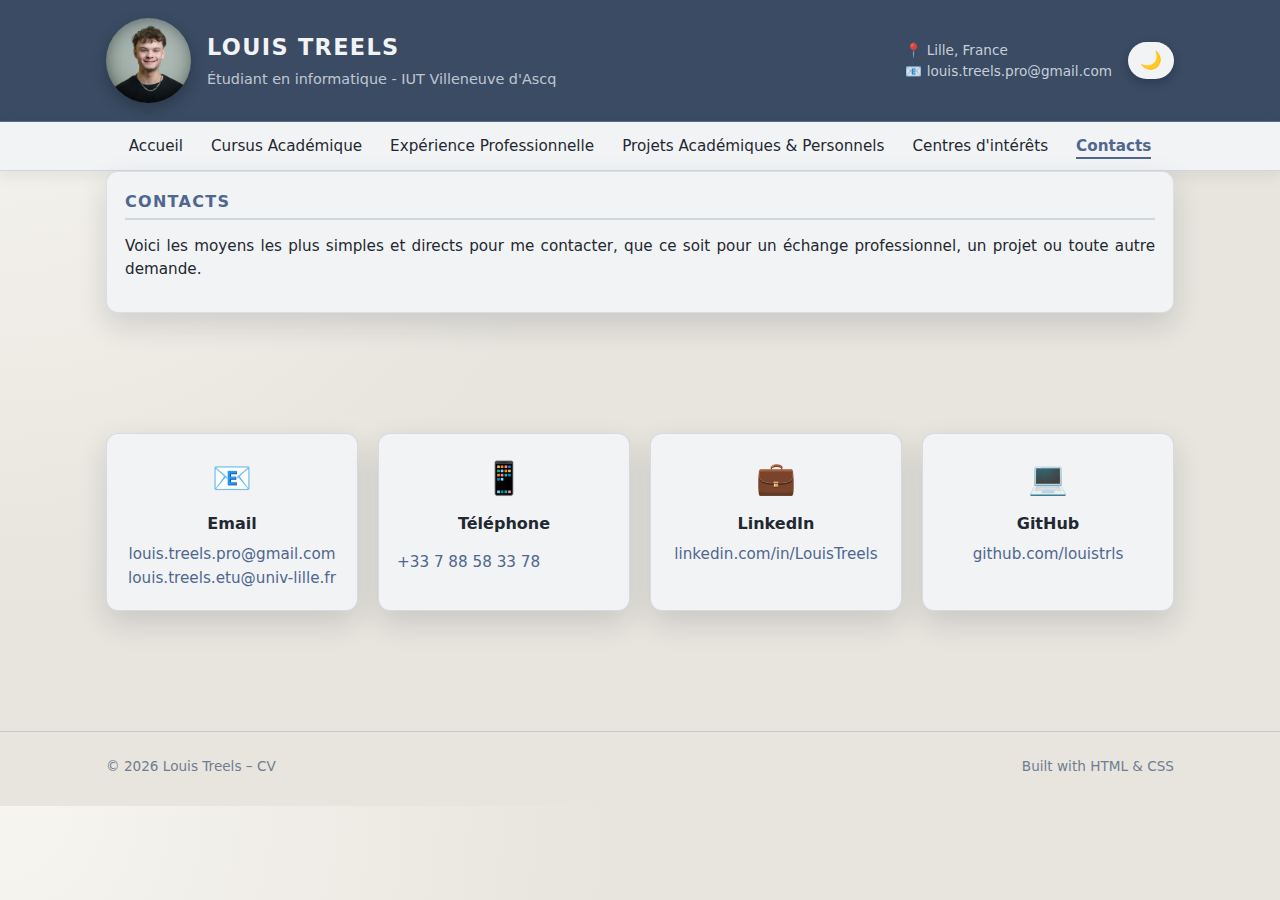
<file: contacts.html>
<!DOCTYPE html>
<html lang="fr">
<head>
    <meta charset="UTF-8">
    <title>Contacts – Louis Treels</title>
    <meta name="viewport" content="width=device-width, initial-scale=1">
    <link rel="stylesheet" href="style.css">

    <script>
        document.addEventListener("DOMContentLoaded", () => {
            const current = location.pathname.split("/").pop();
            document.querySelectorAll(".nav-list a").forEach(link => {
                if (link.getAttribute("href") === current) {
                    link.classList.add("active");
                }
            });
        });
    </script>
</head>
<body>

<!-- HEADER -->
<header class="site-header">
  <div class="header-inner container">
        <div class="profile-block">
            <div class="avatar">
                <img src="assets/img/portrait.jpg" alt="Louis Treels">
            </div>
            <div>
                <h1 class="name">Louis Treels</h1>
                <p class="tagline">Étudiant en informatique - IUT Villeneuve d'Ascq</p>
            </div>
        </div>

        <div class="header-actions">
            <div class="contact-mini">
                <span>📍 Lille, France</span>
                <span>📧 <a href="mailto:louis.treels.pro@gmail.com">louis.treels.pro@gmail.com</a></span>
            </div>
            <button id="theme-toggle" class="theme-toggle" aria-label="Toggle dark mode">
                🌙
            </button>
        </div>
  </div>
</header>

<!-- NAVIGATION -->
<nav class="site-nav">
    <div class="container nav-inner">
        <ul class="nav-list">
            <li><a href="index.html">Accueil</a></li>
            <li><a href="cursus.html">Cursus Académique</a></li>
            <li><a href="experience.html">Expérience Professionnelle</a></li>
            <li><a href="projets.html">Projets Académiques & Personnels</a></li>
            <li><a href="interets.html">Centres d'intérêts</a></li>
            <li><a href="contacts.html">Contacts</a></li>
        </ul>
    </div>
</nav>

<!-- CONTENU -->
<main class="container">

    <!-- Intro -->
    <section class="card">
        <h2>Contacts</h2>
        <p>Voici les moyens les plus simples et directs pour me contacter, que ce soit pour un échange professionnel, un projet ou toute autre demande.</p>
    </section>

    <!-- Grid de contacts -->
    <section class="contact-grid">

        <!-- Email -->
        <div class="contact-card">
            <div class="contact-icon">📧</div>
            <h4>Email</h4>
            <a class="contact-value" href="mailto:louis.treels.pro@gmail.com">louis.treels.pro@gmail.com</a>
            <a class="contact-value" href="mailto:louis.treels.etu@univ-lille.fr">louis.treels.etu@univ-lille.fr</a>
        </div>

        <!-- Téléphone -->
        <div class="contact-card">
            <div class="contact-icon">📱</div>
            <h4>Téléphone</h4>
            <p class="contact-value">+33 7 88 58 33 78</p>
        </div>

        <!-- LinkedIn -->
        <div class="contact-card">
            <div class="contact-icon">💼</div>
            <h4>LinkedIn</h4>
            <a class="contact-value" href="https://www.linkedin.com/in/louis-treels-351498348/" target="_blank">linkedin.com/in/LouisTreels</a>
        </div>

        <!-- GitHub -->
        <div class="contact-card">
            <div class="contact-icon">💻</div>
            <h4>GitHub</h4>
            <a class="contact-value" href="https://github.com/louistrls" target="_blank">github.com/louistrls</a>
        </div>

    </section>

</main>

<footer class="site-footer">
    <div class="container footer-inner">
        <p>© <span id="year"></span> Louis Treels – CV</p>
        <p>Built with HTML &amp; CSS</p>
    </div>
</footer>

<script>
    // Année automatique
    document.getElementById('year').textContent = new Date().getFullYear();

    // Toggle dark / light mode
    const toggle = document.getElementById('theme-toggle');
    const body = document.body;

    // garder le choix dans le localStorage
    const storedTheme = localStorage.getItem('theme');
    if (storedTheme === 'dark') {
        body.classList.add('dark');
        toggle.textContent = '☀️';
    }

    toggle.addEventListener('click', () => {
        body.classList.toggle('dark');
        const isDark = body.classList.contains('dark');
        toggle.textContent = isDark ? '☀️' : '🌙';
        localStorage.setItem('theme', isDark ? 'dark' : 'light');
    });
</script>
</body>
</html>
</file>
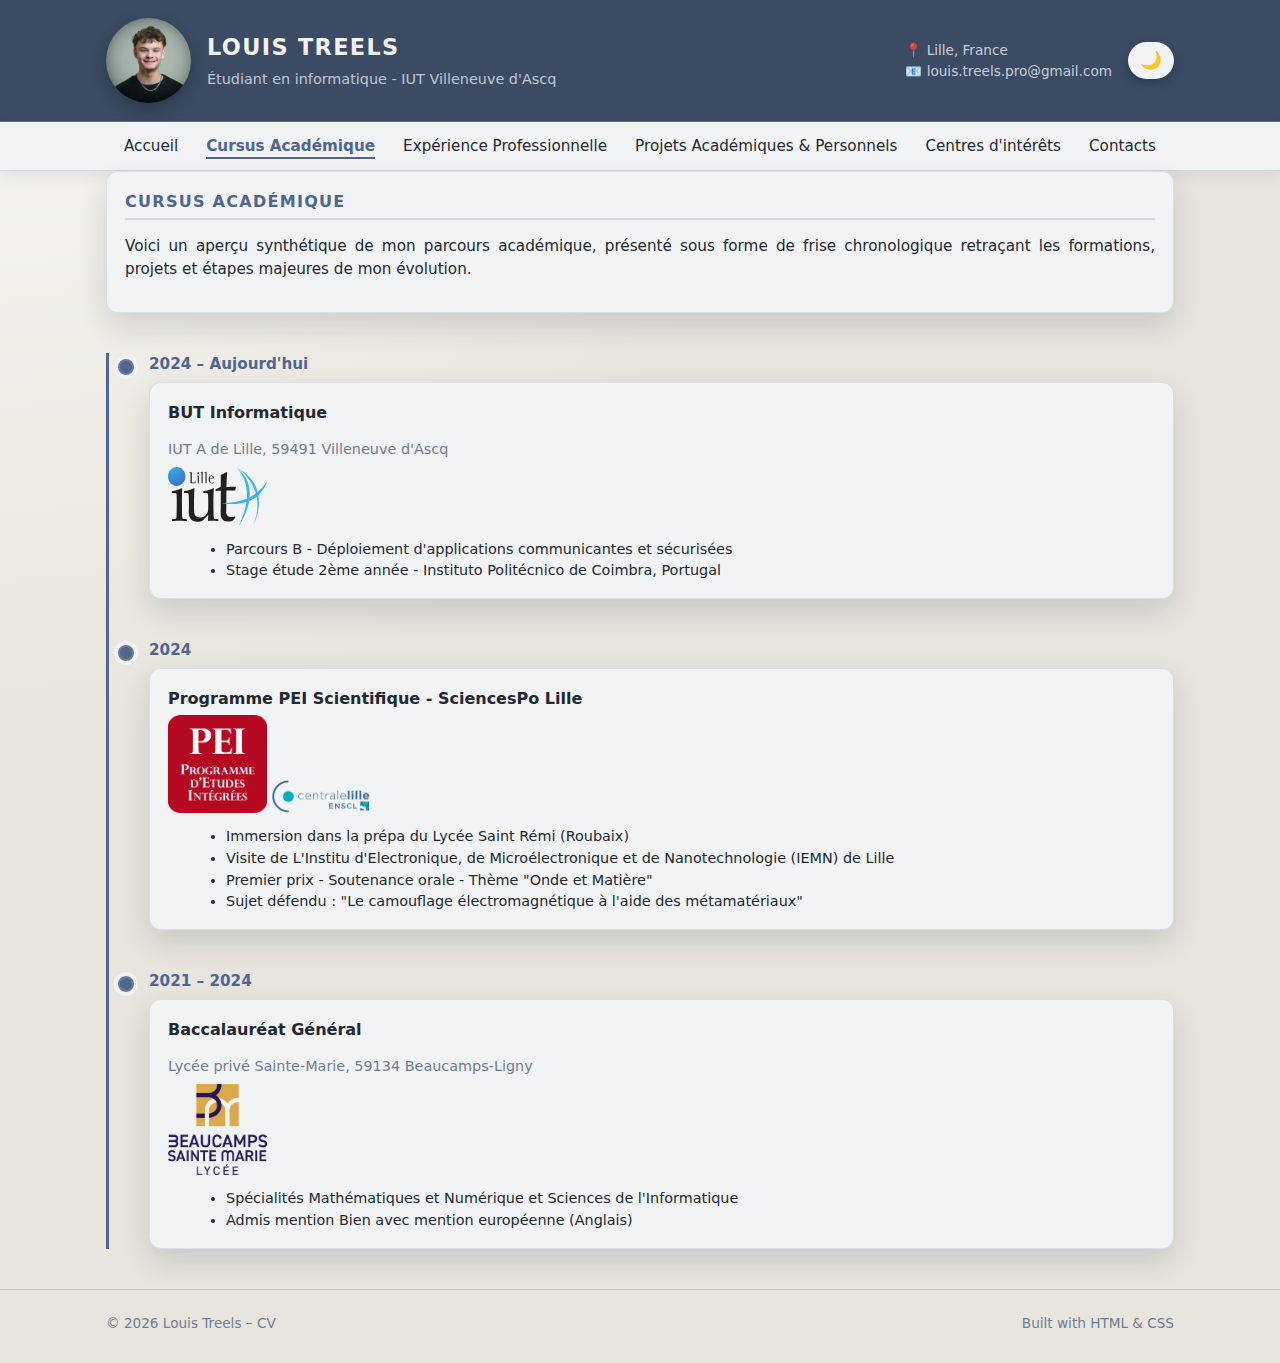
<file: cursus.html>
<!DOCTYPE html>
<html lang="fr">
<head>
    <meta charset="UTF-8">
    <title>Cursus Académique – Louis Treels</title>
    <meta name="viewport" content="width=device-width, initial-scale=1">
    <link rel="stylesheet" href="style.css">

    <!-- Mise en surbrillance automatique de l'onglet -->
    <script>
        document.addEventListener("DOMContentLoaded", () => {
            const current = location.pathname.split("/").pop();
            document.querySelectorAll(".nav-list a").forEach(link => {
                if (link.getAttribute("href") === current) {
                    link.classList.add("active");
                }
            });
        });
    </script>
</head>
<body>

<!-- HEADER -->
<header class="site-header">
  <div class="header-inner container">
        <div class="profile-block">
            <div class="avatar">
                <img src="assets/img/portrait.jpg" alt="Louis Treels">
            </div>
            <div>
                <h1 class="name">Louis Treels</h1>
                <p class="tagline">Étudiant en informatique - IUT Villeneuve d'Ascq</p>
            </div>
        </div>

        <div class="header-actions">
            <div class="contact-mini">
                <span>📍 Lille, France</span>
                <span>📧 <a href="mailto:louis.treels.pro@gmail.com">louis.treels.pro@gmail.com</a></span>
            </div>
            <button id="theme-toggle" class="theme-toggle" aria-label="Toggle dark mode">
                🌙
            </button>
        </div>
  </div>
</header>

<!-- NAVIGATION -->
<nav class="site-nav">
    <div class="container nav-inner">
        <ul class="nav-list">
            <li><a href="index.html">Accueil</a></li>
            <li><a href="cursus.html">Cursus Académique</a></li>
            <li><a href="experience.html">Expérience Professionnelle</a></li>
            <li><a href="projets.html">Projets Académiques & Personnels</a></li>
            <li><a href="interets.html">Centres d'intérêts</a></li>
            <li><a href="contacts.html">Contacts</a></li>
        </ul>
    </div>
</nav>

<!-- CONTENU -->
<main class="container">

    <section class="card">
        <h2>Cursus Académique</h2>
        <p>Voici un aperçu synthétique de mon parcours académique, présenté sous forme de frise chronologique retraçant les formations, projets et étapes majeures de mon évolution.</p>
    </section>

    <!-- FRISE CHRONOLOGIQUE -->
    <section class="timeline">

        <!-- ITEM 1 -->
        <div class="timeline-item">
            <div class="timeline-date">2024 – Aujourd'hui</div>
            <div class="timeline-content card">
                <h3>BUT Informatique</h3>
                <p class="timeline-location">IUT A de Lille, 59491 Villeneuve d'Ascq</p>
                <img class="logo-timeline" src="assets/img/logo-iut.svg" alt="logo iut A Lille"/>
                <ul>
                    <li>Parcours B - Déploiement d'applications communicantes et sécurisées</li>
                    <li>Stage étude 2ème année - Instituto Politécnico de Coimbra, Portugal</li>
                </ul>
            </div>
        </div>

        
        <!-- ITEM 2 -->
        <div class="timeline-item">
          <div class="timeline-date">2024</div>
          <div class="timeline-content card">
            <h3>Programme PEI Scientifique - SciencesPo Lille</h3>
            <img class="logo-timeline" src="assets/img/logo-pei.png" alt="logo PEI"/>
            <img class="logo-timeline" src="assets/img/log-enscl.png" alt="logo ENSCL"/>
            <ul>
                <li>Immersion dans la prépa du Lycée Saint Rémi (Roubaix)</li>
                <li>Visite de L'Institu d'Electronique, de Microélectronique et de Nanotechnologie (IEMN) de Lille</li>
                <li>Premier prix - Soutenance orale - Thème "Onde et Matière"</li>
                <li>Sujet défendu : "Le camouflage électromagnétique à l'aide des métamatériaux"</li>
            </ul>
          </div>
        </div>
        
        <!-- ITEM 3 -->
        <div class="timeline-item">
            <div class="timeline-date">2021 – 2024</div>
            <div class="timeline-content card">
                <h3>Baccalauréat Général</h3>
                <p class="timeline-location">Lycée privé Sainte-Marie, 59134 Beaucamps-Ligny</p>
                <img class="logo-timeline" src="assets/img/logo-smb.png" alt="logo SMB"/>
                <ul>
                    <li>Spécialités Mathématiques et Numérique et Sciences de l'Informatique</li>
                    <li>Admis mention Bien avec mention européenne (Anglais)</li>
                </ul>
            </div>
        </div>

    </section>

</main>

<footer class="site-footer">
    <div class="container footer-inner">
        <p>© <span id="year"></span> Louis Treels – CV</p>
        <p>Built with HTML &amp; CSS</p>
    </div>
</footer>

<script>
    // Année automatique
    document.getElementById('year').textContent = new Date().getFullYear();

    // Toggle dark / light mode
    const toggle = document.getElementById('theme-toggle');
    const body = document.body;

    // garder le choix dans le localStorage
    const storedTheme = localStorage.getItem('theme');
    if (storedTheme === 'dark') {
        body.classList.add('dark');
        toggle.textContent = '☀️';
    }

    toggle.addEventListener('click', () => {
        body.classList.toggle('dark');
        const isDark = body.classList.contains('dark');
        toggle.textContent = isDark ? '☀️' : '🌙';
        localStorage.setItem('theme', isDark ? 'dark' : 'light');
    });
</script>
</body>
</html>
</file>
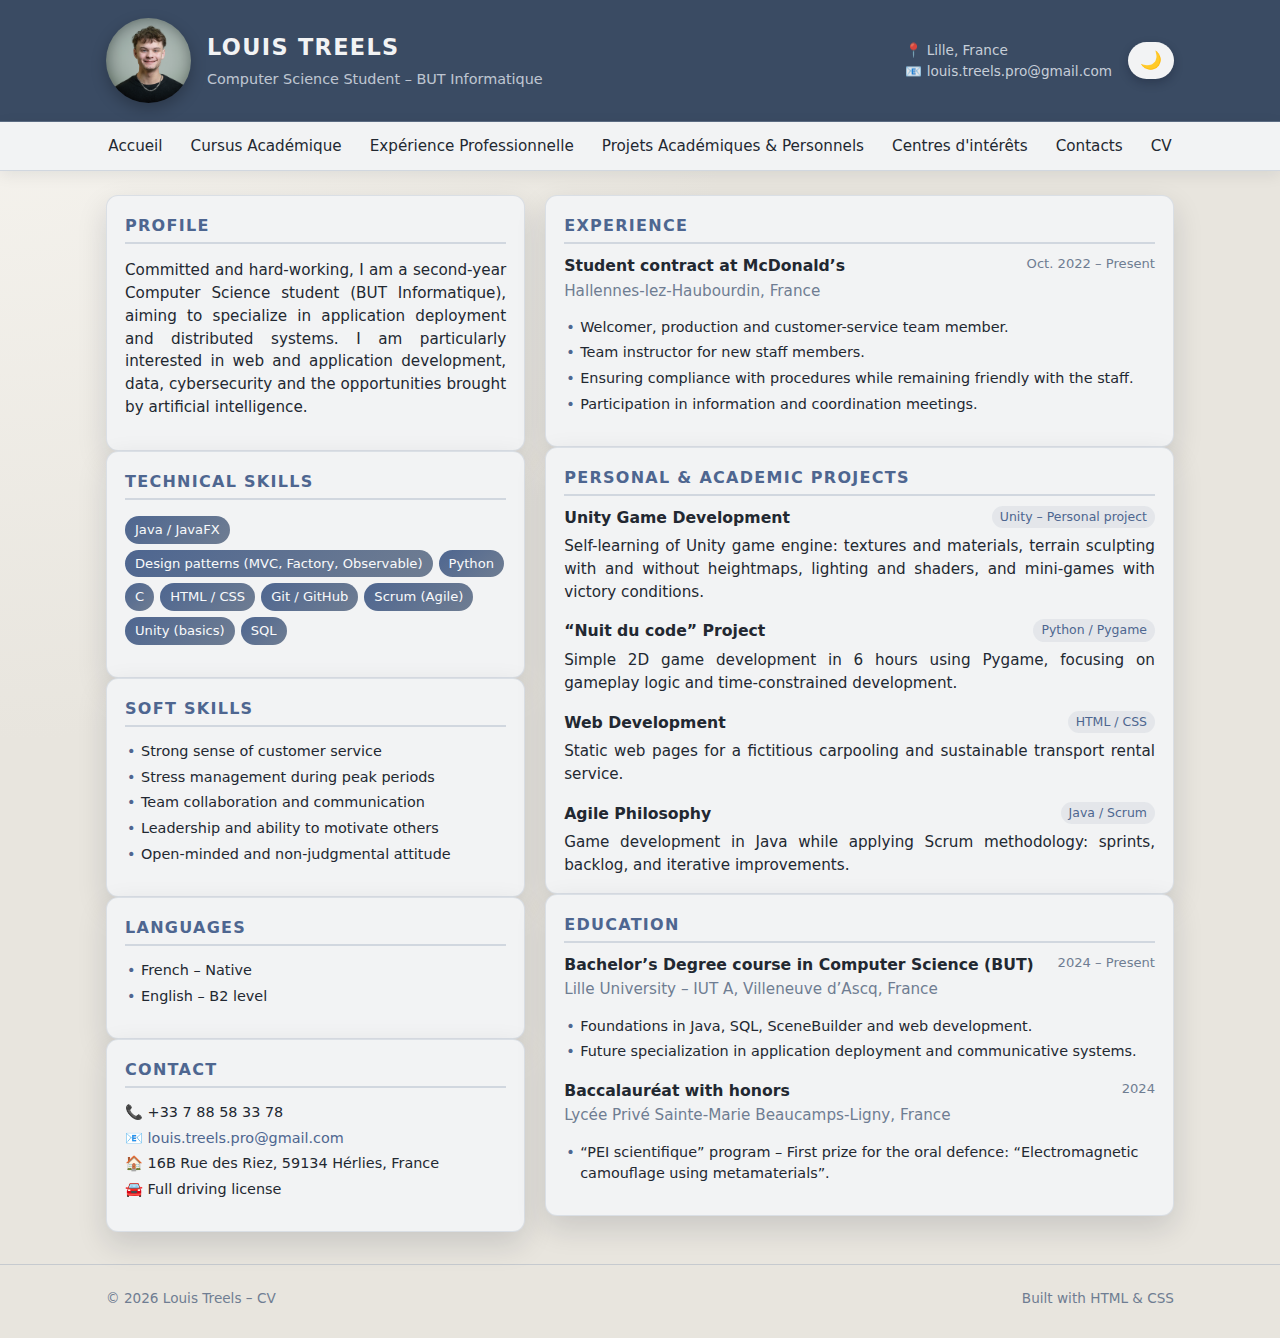
<file: cv.html>
<!DOCTYPE html>
<html lang="en">
<head>
    <meta charset="UTF-8">
    <title>Louis Treels - CV</title>
    <meta name="viewport" content="width=device-width, initial-scale=1">
    <link rel="stylesheet" href="style.css">
</head>
<body>
<header class="site-header">
    <div class="header-inner container">
        <div class="profile-block">
            <div class="avatar">
                <img src="assets/img/portrait.jpg" alt="Louis Treels">
            </div>
            <div>
                <h1 class="name">Louis Treels</h1>
                <p class="tagline">Computer Science Student – BUT Informatique</p>
            </div>
        </div>

        <div class="header-actions">
            <div class="contact-mini">
                <span>📍 Lille, France</span>
                <span>📧 <a href="mailto:louis.treels.pro@gmail.com">louis.treels.pro@gmail.com</a></span>
            </div>
            <button id="theme-toggle" class="theme-toggle" aria-label="Toggle dark mode">
                🌙
            </button>
        </div>
    </div>
</header>

<nav class="site-nav">
    <div class="container nav-inner">
        <ul class="nav-list">
            <li><a href="index.html">Accueil</a></li>
            <li><a href="cursus.html">Cursus Académique</a></li>
            <li><a href="experience.html">Expérience Professionnelle</a></li>
            <li><a href="projets.html">Projets Académiques & Personnels</a></li>
            <li><a href="interets.html">Centres d'intérêts</a></li>
            <li><a href="contacts.html">Contacts</a></li>
            <li><a href="cv.html">CV</a></li>
        </ul>
    </div>
</nav>


<main class="container layout">
    <!-- Colonne gauche -->
    <section class="column-left">
        <section class="card">
            <h2>Profile</h2>
            <p>
                Committed and hard-working, I am a second-year Computer Science student (BUT Informatique),
                aiming to specialize in application deployment and distributed systems. I am particularly
                interested in web and application development, data, cybersecurity and the opportunities
                brought by artificial intelligence.
            </p>
        </section>

        <section class="card">
            <h2>Technical Skills</h2>
            <ul class="tag-list">
                <li>Java / JavaFX</li>
                <li>Design patterns (MVC, Factory, Observable)</li>
                <li>Python</li>
                <li>C</li>
                <li>HTML / CSS</li>
                <li>Git / GitHub</li>
                <li>Scrum (Agile)</li>
                <li>Unity (basics)</li>
                <li>SQL</li>
            </ul>
        </section>

        <section class="card">
            <h2>Soft Skills</h2>
            <ul class="bullet-list">
                <li>Strong sense of customer service</li>
                <li>Stress management during peak periods</li>
                <li>Team collaboration and communication</li>
                <li>Leadership and ability to motivate others</li>
                <li>Open-minded and non-judgmental attitude</li>
            </ul>
        </section>

        <section class="card">
            <h2>Languages</h2>
            <ul class="bullet-list">
                <li>French – Native</li>
                <li>English – B2 level</li>
            </ul>
        </section>

        <section class="card">
            <h2>Contact</h2>
            <ul class="contact-list">
                <li>📞 +33 7 88 58 33 78</li>
                <li>📧 <a href="mailto:louis.treels.pro@gmail.com">louis.treels.pro@gmail.com</a></li>
                <li>🏠 16B Rue des Riez, 59134 Hérlies, France</li>
                <li>🚘 Full driving license</li>
            </ul>
        </section>
    </section>

    <!-- Colonne droite -->
    <section class="column-right">
        <section class="card">
            <h2>Experience</h2>
            <article class="item">
                <header class="item-header">
                    <div>
                        <h3>Student contract at McDonald’s</h3>
                        <p class="item-subtitle">Hallennes-lez-Haubourdin, France</p>
                    </div>
                    <span class="item-date">Oct. 2022 – Present</span>
                </header>
                <ul class="bullet-list">
                    <li>Welcomer, production and customer-service team member.</li>
                    <li>Team instructor for new staff members.</li>
                    <li>Ensuring compliance with procedures while remaining friendly with the staff.</li>
                    <li>Participation in information and coordination meetings.</li>
                </ul>
            </article>
        </section>

        <section class="card">
            <h2>Personal & Academic Projects</h2>

            <article class="item">
                <header class="item-header">
                    <h3>Unity Game Development</h3>
                    <span class="item-tag">Unity – Personal project</span>
                </header>
                <p class="item-description">
                    Self-learning of Unity game engine: textures and materials, terrain sculpting with and without heightmaps,
                    lighting and shaders, and mini-games with victory conditions.
                </p>
            </article>

            <article class="item">
                <header class="item-header">
                    <h3>“Nuit du code” Project</h3>
                    <span class="item-tag">Python / Pygame</span>
                </header>
                <p class="item-description">
                    Simple 2D game development in 6 hours using Pygame, focusing on gameplay logic and time-constrained development.
                </p>
            </article>

            <article class="item">
                <header class="item-header">
                    <h3>Web Development</h3>
                    <span class="item-tag">HTML / CSS</span>
                </header>
                <p class="item-description">
                    Static web pages for a fictitious carpooling and sustainable transport rental service.
                </p>
            </article>

            <article class="item">
                <header class="item-header">
                    <h3>Agile Philosophy</h3>
                    <span class="item-tag">Java / Scrum</span>
                </header>
                <p class="item-description">
                    Game development in Java while applying Scrum methodology: sprints, backlog, and iterative improvements.
                </p>
            </article>
        </section>

        <section class="card">
            <h2>Education</h2>

            <article class="item">
                <header class="item-header">
                    <div>
                        <h3>Bachelor’s Degree course in Computer Science (BUT)</h3>
                        <p class="item-subtitle">
                            Lille University – IUT A, Villeneuve d’Ascq, France
                        </p>
                    </div>
                    <span class="item-date">2024 – Present</span>
                </header>
                <ul class="bullet-list">
                    <li>Foundations in Java, SQL, SceneBuilder and web development.</li>
                    <li>Future specialization in application deployment and communicative systems.</li>
                </ul>
            </article>

            <article class="item">
                <header class="item-header">
                    <div>
                        <h3>Baccalauréat with honors</h3>
                        <p class="item-subtitle">
                            Lycée Privé Sainte-Marie Beaucamps-Ligny, France
                        </p>
                    </div>
                    <span class="item-date">2024</span>
                </header>
                <ul class="bullet-list">
                    <li>“PEI scientifique” program – First prize for the oral defence:
                        “Electromagnetic camouflage using metamaterials”.</li>
                </ul>
            </article>
        </section>
    </section>
</main>

<footer class="site-footer">
    <div class="container footer-inner">
        <p>© <span id="year"></span> Louis Treels – CV</p>
        <p>Built with HTML &amp; CSS</p>
    </div>
</footer>

<script>
    // Année automatique
    document.getElementById('year').textContent = new Date().getFullYear();

    // Toggle dark / light mode
    const toggle = document.getElementById('theme-toggle');
    const body = document.body;

    // garder le choix dans le localStorage
    const storedTheme = localStorage.getItem('theme');
    if (storedTheme === 'dark') {
        body.classList.add('dark');
        toggle.textContent = '☀️';
    }

    toggle.addEventListener('click', () => {
        body.classList.toggle('dark');
        const isDark = body.classList.contains('dark');
        toggle.textContent = isDark ? '☀️' : '🌙';
        localStorage.setItem('theme', isDark ? 'dark' : 'light');
    });
</script>
</body>
</html>
</file>
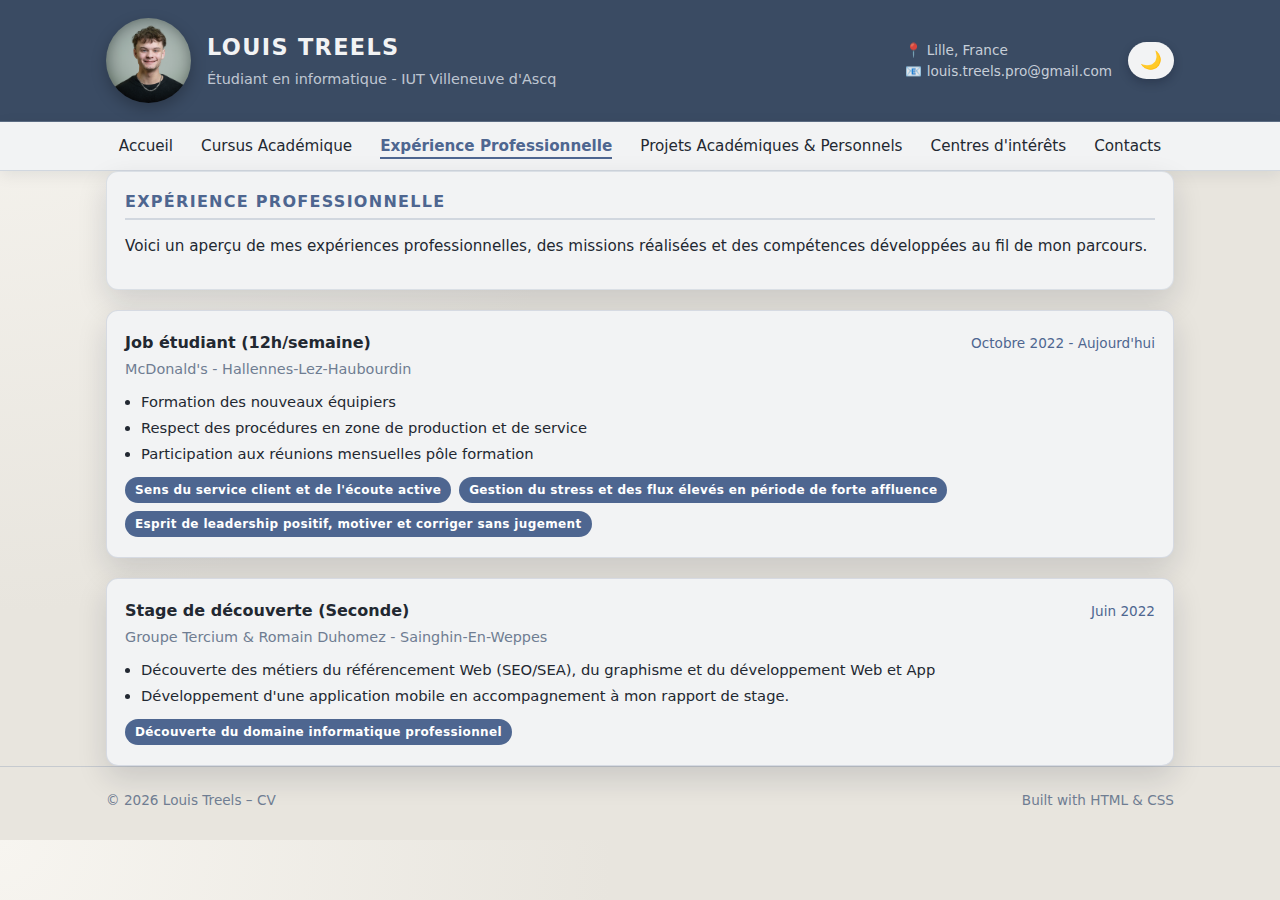
<file: experience.html>
<!DOCTYPE html>
<html lang="fr">
<head>
    <meta charset="UTF-8">
    <title>Expérience Professionnelle – Louis Treels</title>
    <meta name="viewport" content="width=device-width, initial-scale=1">
    <link rel="stylesheet" href="style.css">

    <script>
        document.addEventListener("DOMContentLoaded", () => {
            const current = location.pathname.split("/").pop();
            document.querySelectorAll(".nav-list a").forEach(link => {
                if (link.getAttribute("href") === current) {
                    link.classList.add("active");
                }
            });
        });
    </script>
</head>
<body>

<!-- HEADER -->
<header class="site-header">
  <div class="header-inner container">
        <div class="profile-block">
            <div class="avatar">
                <img src="assets/img/portrait.jpg" alt="Louis Treels">
            </div>
            <div>
                <h1 class="name">Louis Treels</h1>
                <p class="tagline">Étudiant en informatique - IUT Villeneuve d'Ascq</p>
            </div>
        </div>

        <div class="header-actions">
            <div class="contact-mini">
                <span>📍 Lille, France</span>
                <span>📧 <a href="mailto:louis.treels.pro@gmail.com">louis.treels.pro@gmail.com</a></span>
            </div>
            <button id="theme-toggle" class="theme-toggle" aria-label="Toggle dark mode">
                🌙
            </button>
        </div>
  </div>
</header>

<!-- NAVIGATION -->
<nav class="site-nav">
    <div class="container nav-inner">
        <ul class="nav-list">
            <li><a href="index.html">Accueil</a></li>
            <li><a href="cursus.html">Cursus Académique</a></li>
            <li><a href="experience.html">Expérience Professionnelle</a></li>
            <li><a href="projets.html">Projets Académiques & Personnels</a></li>
            <li><a href="interets.html">Centres d'intérêts</a></li>
            <li><a href="contacts.html">Contacts</a></li>
        </ul>
    </div>
</nav>

<!-- CONTENU -->
<main class="container">

    <!-- INTRO -->
    <section class="card">
        <h2>Expérience Professionnelle</h2>
        <p>Voici un aperçu de mes expériences professionnelles, des missions réalisées et des compétences développées au fil de mon parcours.</p>
    </section>

    <!-- EXPERIENCE LIST -->
    <section class="experience-list">

        <!-- EXPERIENCE 1 -->
        <div class="experience-card">
            <div class="experience-header">
                <h3>Job étudiant (12h/semaine)</h3>
                <span class="experience-date">Octobre 2022 - Aujourd'hui</span>
            </div>
            <p class="experience-company">McDonald's - Hallennes-Lez-Haubourdin</p>

            <ul class="experience-details">
                <li>Formation des nouveaux équipiers</li>
                <li>Respect des procédures en zone de production et de service</li>
                <li>Participation aux réunions mensuelles pôle formation</li>
            </ul>

            <div class="experience-skills">
                <span class="skill-tag">Sens du service client et de l'écoute active</span>
                <span class="skill-tag">Gestion du stress et des flux élevés en période de forte affluence</span>
                <span class="skill-tag">Esprit de leadership positif, motiver et corriger sans jugement</span>
            </div>
        </div>

        <!-- EXPERIENCE 2 -->
        <div class="experience-card">
            <div class="experience-header">
                <h3>Stage de découverte (Seconde)</h3>
                <span class="experience-date">Juin 2022</span>
            </div>
            <p class="experience-company">Groupe Tercium & Romain Duhomez - Sainghin-En-Weppes</p>

            <ul class="experience-details">
                <li>Découverte des métiers du référencement Web (SEO/SEA), du graphisme et du développement Web et App</li>
                <li>Développement d'une application mobile en accompagnement à mon rapport de stage.</li>
            </ul>

            <div class="experience-skills">
                <span class="skill-tag">Découverte du domaine informatique professionnel</span>
            </div>
        </div>

    </section>

</main>

<footer class="site-footer">
    <div class="container footer-inner">
        <p>© <span id="year"></span> Louis Treels – CV</p>
        <p>Built with HTML &amp; CSS</p>
    </div>
</footer>

<script>
    // Année automatique
    document.getElementById('year').textContent = new Date().getFullYear();

    // Toggle dark / light mode
    const toggle = document.getElementById('theme-toggle');
    const body = document.body;

    // garder le choix dans le localStorage
    const storedTheme = localStorage.getItem('theme');
    if (storedTheme === 'dark') {
        body.classList.add('dark');
        toggle.textContent = '☀️';
    }

    toggle.addEventListener('click', () => {
        body.classList.toggle('dark');
        const isDark = body.classList.contains('dark');
        toggle.textContent = isDark ? '☀️' : '🌙';
        localStorage.setItem('theme', isDark ? 'dark' : 'light');
    });
</script>
</body>
</html>
</file>
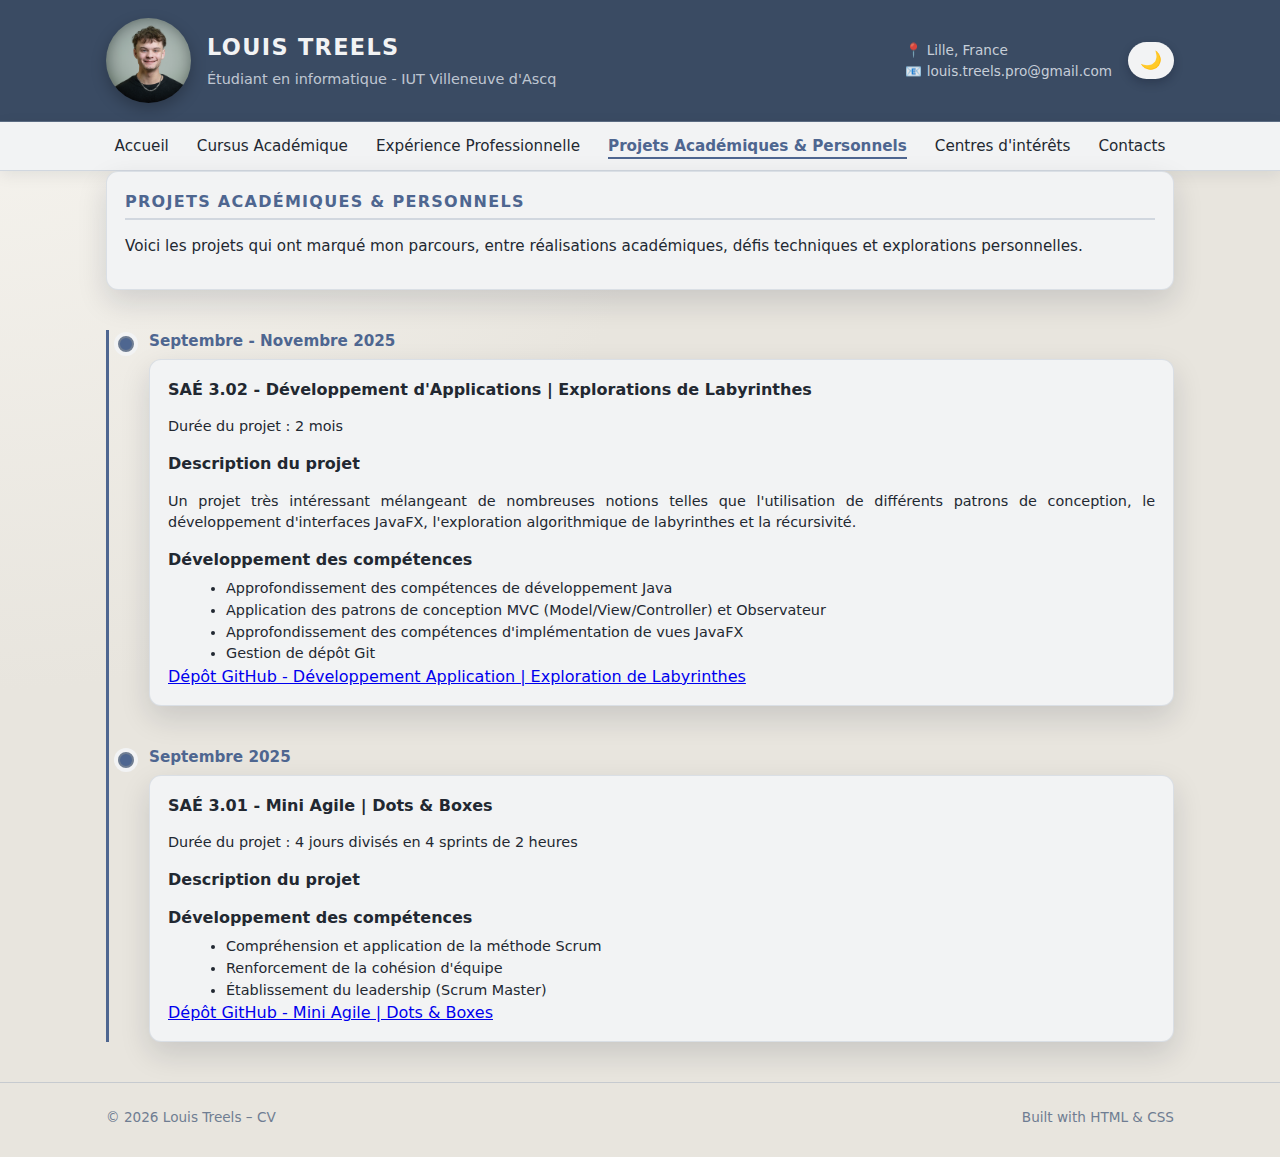
<file: projets.html>
<!DOCTYPE html>
<html lang="fr">
<head>
    <meta charset="UTF-8">
    <title>Projets – Louis Treels</title>
    <meta name="viewport" content="width=device-width, initial-scale=1">
    <link rel="stylesheet" href="style.css">

    <script>
        document.addEventListener("DOMContentLoaded", () => {
            const current = location.pathname.split("/").pop();
            document.querySelectorAll(".nav-list a").forEach(link => {
                if (link.getAttribute("href") === current) {
                    link.classList.add("active");
                }
            });
        });
    </script>
</head>
<body>

<!-- HEADER -->
<header class="site-header">
    <div class="header-inner container">
        <div class="profile-block">
            <div class="avatar">
                <img src="assets/img/portrait.jpg" alt="Louis Treels">
            </div>
            <div>
                <h1 class="name">Louis Treels</h1>
                <p class="tagline">Étudiant en informatique - IUT Villeneuve d'Ascq</p>
            </div>
        </div>

        <div class="header-actions">
            <div class="contact-mini">
                <span>📍 Lille, France</span>
                <span>📧 <a href="mailto:louis.treels.pro@gmail.com">louis.treels.pro@gmail.com</a></span>
            </div>
            <button id="theme-toggle" class="theme-toggle" aria-label="Toggle dark mode">
                🌙
            </button>
        </div>
    </div>
</header>

<!-- NAVIGATION -->
<nav class="site-nav">
    <div class="container nav-inner">
        <ul class="nav-list">
            <li><a href="index.html">Accueil</a></li>
            <li><a href="cursus.html">Cursus Académique</a></li>
            <li><a href="experience.html">Expérience Professionnelle</a></li>
            <li><a href="projets.html">Projets Académiques & Personnels</a></li>
            <li><a href="interets.html">Centres d'intérêts</a></li>
            <li><a href="contacts.html">Contacts</a></li>
        </ul>
    </div>
</nav>

<!-- CONTENU -->
<main class="container">

    <!-- Intro -->
    <section class="card">
        <h2>Projets Académiques & Personnels</h2>
        <p>Voici les projets qui ont marqué mon parcours, entre réalisations académiques, défis techniques et explorations personnelles.</p>
    </section>

    <!-- FRISE CHRONOLOGIQUE -->
    <section class="timeline">

        <div class="timeline-item">
          <div class="timeline-date">Septembre - Novembre 2025</div>
          <div class="timeline-content card">
            <h3>SAÉ 3.02 - Développement d'Applications | Explorations de Labyrinthes</h3>
            <p class="duration">Durée du projet : 2 mois</p>
            <h3>Description du projet</h3>
            <p>
                Un projet très intéressant mélangeant de nombreuses notions telles que l'utilisation de différents patrons
                de conception, le développement d'interfaces JavaFX, l'exploration algorithmique de labyrinthes et la récursivité. 
            </p>
            <h3>Développement des compétences</h3>
            <ul>
                <li>Approfondissement des compétences de développement Java</li>
                <li>Application des patrons de conception MVC (Model/View/Controller) et Observateur</li>
                <li>Approfondissement des compétences d'implémentation de vues JavaFX</li>
                <li>Gestion de dépôt Git</li>
            </ul>
            <a href="https://github.com/louistrls/SA-3.02---D-veloppement-d-application-Parcours-de-Labyrinthe-MazeApp-" target="_blank">Dépôt GitHub - Développement Application | Exploration de Labyrinthes</a>
          </div>
        </div>

        <div class="timeline-item">
            <div class="timeline-date">Septembre 2025</div>
            <div class="timeline-content card">
                <h3>SAÉ 3.01 - Mini Agile | Dots & Boxes</h3>
                <p class="duration">Durée du projet : 4 jours divisés en 4 sprints de 2 heures</p>
                <h3>Description du projet</h3>
                <p></p>
                <h3>Développement des compétences</h3>
                <ul>
                    <li>Compréhension et application de la méthode Scrum</li>
                    <li>Renforcement de la cohésion d'équipe</li>
                    <li>Établissement du leadership (Scrum Master)</li>
                </ul>
                <a href="https://github.com/louistrls/SA-3.01---Mini-Agile" target="_blank">Dépôt GitHub - Mini Agile | Dots & Boxes</a>
            </div>
        </div>

    </section>

</main>

<footer class="site-footer">
    <div class="container footer-inner">
        <p>© <span id="year"></span> Louis Treels – CV</p>
        <p>Built with HTML &amp; CSS</p>
    </div>
</footer>

<script>
    // Année automatique
    document.getElementById('year').textContent = new Date().getFullYear();

    // Toggle dark / light mode
    const toggle = document.getElementById('theme-toggle');
    const body = document.body;

    // garder le choix dans le localStorage
    const storedTheme = localStorage.getItem('theme');
    if (storedTheme === 'dark') {
        body.classList.add('dark');
        toggle.textContent = '☀️';
    }

    toggle.addEventListener('click', () => {
        body.classList.toggle('dark');
        const isDark = body.classList.contains('dark');
        toggle.textContent = isDark ? '☀️' : '🌙';
        localStorage.setItem('theme', isDark ? 'dark' : 'light');
    });
</script>
</body>
</html>
</file>
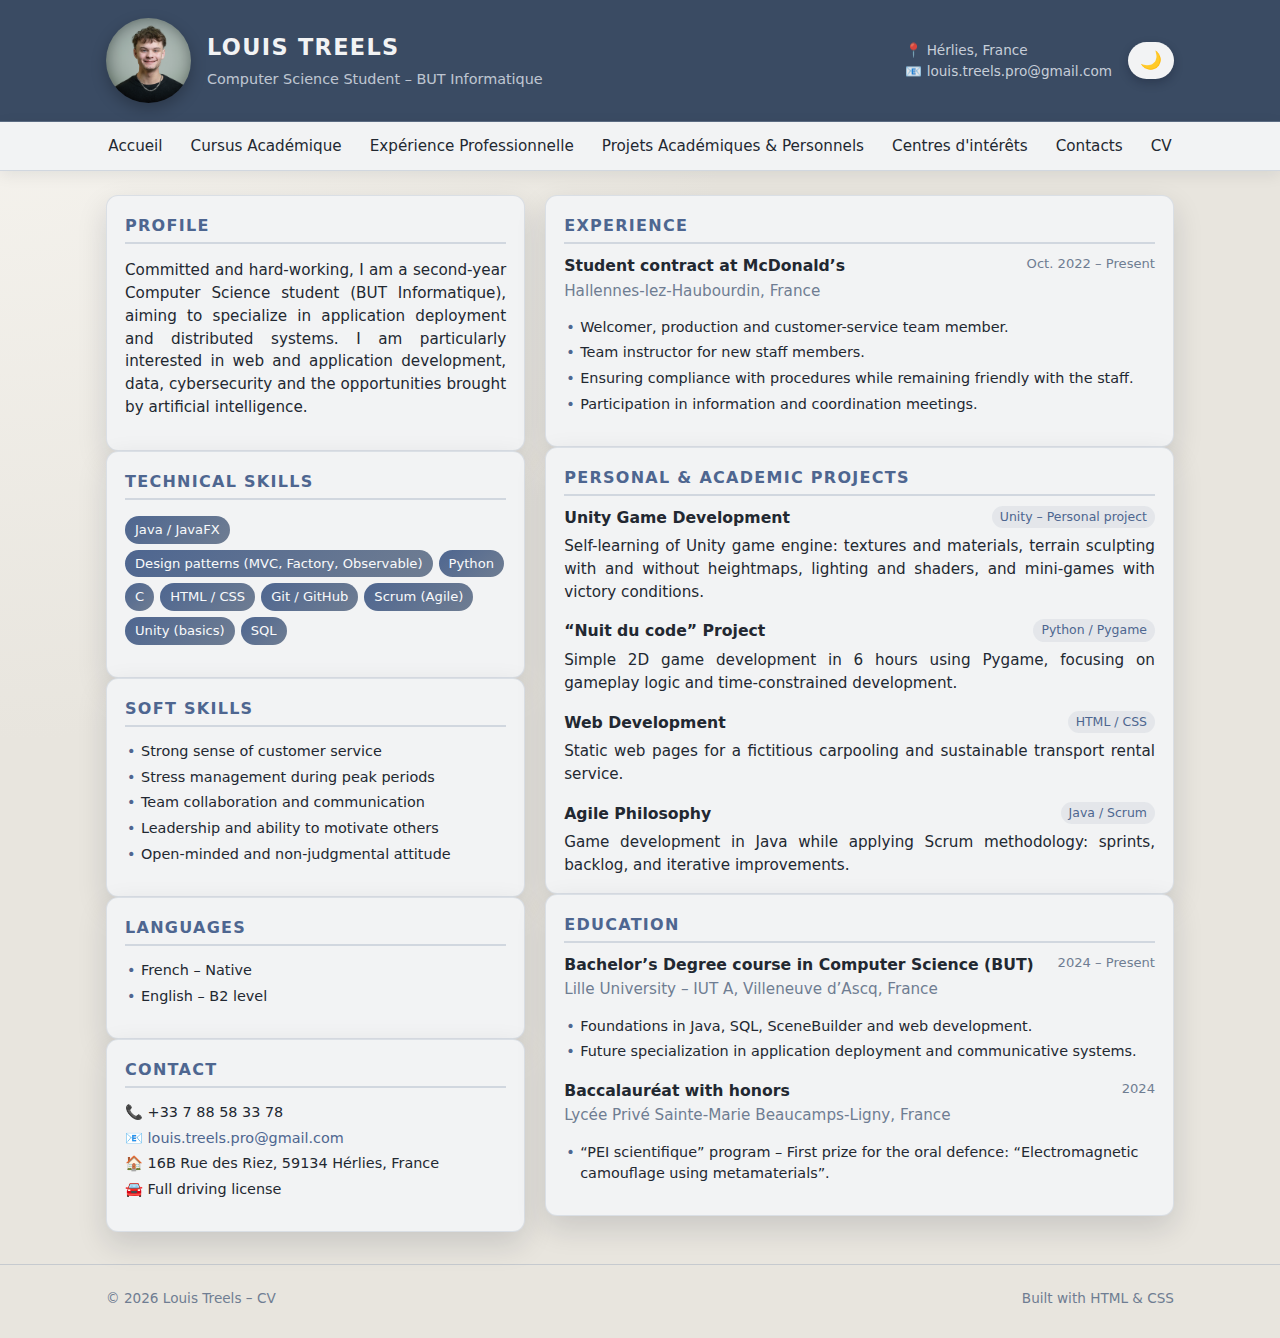
<file: CV numérique/cv.html>
<!DOCTYPE html>
<html lang="en">
<head>
    <meta charset="UTF-8">
    <title>Louis Treels - CV</title>
    <meta name="viewport" content="width=device-width, initial-scale=1">
    <link rel="stylesheet" href="style.css">
</head>
<body>
<header class="site-header">
    <div class="header-inner container">
        <div class="profile-block">
            <div class="avatar">
                <img src="assets/img/portrait.jpg" alt="Louis Treels">
            </div>
            <div>
                <h1 class="name">Louis Treels</h1>
                <p class="tagline">Computer Science Student – BUT Informatique</p>
            </div>
        </div>

        <div class="header-actions">
            <div class="contact-mini">
                <span>📍 Hérlies, France</span>
                <span>📧 <a href="mailto:louis.treels.pro@gmail.com">louis.treels.pro@gmail.com</a></span>
            </div>
            <button id="theme-toggle" class="theme-toggle" aria-label="Toggle dark mode">
                🌙
            </button>
        </div>
    </div>
</header>

<nav class="site-nav">
    <div class="container nav-inner">
        <ul class="nav-list">
            <li><a href="index.html">Accueil</a></li>
            <li><a href="cursus.html">Cursus Académique</a></li>
            <li><a href="experience.html">Expérience Professionnelle</a></li>
            <li><a href="projets.html">Projets Académiques & Personnels</a></li>
            <li><a href="interets.html">Centres d'intérêts</a></li>
            <li><a href="contacts.html">Contacts</a></li>
            <li><a href="cv.html">CV</a></li>
        </ul>
    </div>
</nav>


<main class="container layout">
    <!-- Colonne gauche -->
    <section class="column-left">
        <section class="card">
            <h2>Profile</h2>
            <p>
                Committed and hard-working, I am a second-year Computer Science student (BUT Informatique),
                aiming to specialize in application deployment and distributed systems. I am particularly
                interested in web and application development, data, cybersecurity and the opportunities
                brought by artificial intelligence.
            </p>
        </section>

        <section class="card">
            <h2>Technical Skills</h2>
            <ul class="tag-list">
                <li>Java / JavaFX</li>
                <li>Design patterns (MVC, Factory, Observable)</li>
                <li>Python</li>
                <li>C</li>
                <li>HTML / CSS</li>
                <li>Git / GitHub</li>
                <li>Scrum (Agile)</li>
                <li>Unity (basics)</li>
                <li>SQL</li>
            </ul>
        </section>

        <section class="card">
            <h2>Soft Skills</h2>
            <ul class="bullet-list">
                <li>Strong sense of customer service</li>
                <li>Stress management during peak periods</li>
                <li>Team collaboration and communication</li>
                <li>Leadership and ability to motivate others</li>
                <li>Open-minded and non-judgmental attitude</li>
            </ul>
        </section>

        <section class="card">
            <h2>Languages</h2>
            <ul class="bullet-list">
                <li>French – Native</li>
                <li>English – B2 level</li>
            </ul>
        </section>

        <section class="card">
            <h2>Contact</h2>
            <ul class="contact-list">
                <li>📞 +33 7 88 58 33 78</li>
                <li>📧 <a href="mailto:louis.treels.pro@gmail.com">louis.treels.pro@gmail.com</a></li>
                <li>🏠 16B Rue des Riez, 59134 Hérlies, France</li>
                <li>🚘 Full driving license</li>
            </ul>
        </section>
    </section>

    <!-- Colonne droite -->
    <section class="column-right">
        <section class="card">
            <h2>Experience</h2>
            <article class="item">
                <header class="item-header">
                    <div>
                        <h3>Student contract at McDonald’s</h3>
                        <p class="item-subtitle">Hallennes-lez-Haubourdin, France</p>
                    </div>
                    <span class="item-date">Oct. 2022 – Present</span>
                </header>
                <ul class="bullet-list">
                    <li>Welcomer, production and customer-service team member.</li>
                    <li>Team instructor for new staff members.</li>
                    <li>Ensuring compliance with procedures while remaining friendly with the staff.</li>
                    <li>Participation in information and coordination meetings.</li>
                </ul>
            </article>
        </section>

        <section class="card">
            <h2>Personal & Academic Projects</h2>

            <article class="item">
                <header class="item-header">
                    <h3>Unity Game Development</h3>
                    <span class="item-tag">Unity – Personal project</span>
                </header>
                <p class="item-description">
                    Self-learning of Unity game engine: textures and materials, terrain sculpting with and without heightmaps,
                    lighting and shaders, and mini-games with victory conditions.
                </p>
            </article>

            <article class="item">
                <header class="item-header">
                    <h3>“Nuit du code” Project</h3>
                    <span class="item-tag">Python / Pygame</span>
                </header>
                <p class="item-description">
                    Simple 2D game development in 6 hours using Pygame, focusing on gameplay logic and time-constrained development.
                </p>
            </article>

            <article class="item">
                <header class="item-header">
                    <h3>Web Development</h3>
                    <span class="item-tag">HTML / CSS</span>
                </header>
                <p class="item-description">
                    Static web pages for a fictitious carpooling and sustainable transport rental service.
                </p>
            </article>

            <article class="item">
                <header class="item-header">
                    <h3>Agile Philosophy</h3>
                    <span class="item-tag">Java / Scrum</span>
                </header>
                <p class="item-description">
                    Game development in Java while applying Scrum methodology: sprints, backlog, and iterative improvements.
                </p>
            </article>
        </section>

        <section class="card">
            <h2>Education</h2>

            <article class="item">
                <header class="item-header">
                    <div>
                        <h3>Bachelor’s Degree course in Computer Science (BUT)</h3>
                        <p class="item-subtitle">
                            Lille University – IUT A, Villeneuve d’Ascq, France
                        </p>
                    </div>
                    <span class="item-date">2024 – Present</span>
                </header>
                <ul class="bullet-list">
                    <li>Foundations in Java, SQL, SceneBuilder and web development.</li>
                    <li>Future specialization in application deployment and communicative systems.</li>
                </ul>
            </article>

            <article class="item">
                <header class="item-header">
                    <div>
                        <h3>Baccalauréat with honors</h3>
                        <p class="item-subtitle">
                            Lycée Privé Sainte-Marie Beaucamps-Ligny, France
                        </p>
                    </div>
                    <span class="item-date">2024</span>
                </header>
                <ul class="bullet-list">
                    <li>“PEI scientifique” program – First prize for the oral defence:
                        “Electromagnetic camouflage using metamaterials”.</li>
                </ul>
            </article>
        </section>
    </section>
</main>

<footer class="site-footer">
    <div class="container footer-inner">
        <p>© <span id="year"></span> Louis Treels – CV</p>
        <p>Built with HTML &amp; CSS</p>
    </div>
</footer>

<script>
    // Année automatique
    document.getElementById('year').textContent = new Date().getFullYear();

    // Toggle dark / light mode
    const toggle = document.getElementById('theme-toggle');
    const body = document.body;

    // garder le choix dans le localStorage
    const storedTheme = localStorage.getItem('theme');
    if (storedTheme === 'dark') {
        body.classList.add('dark');
        toggle.textContent = '☀️';
    }

    toggle.addEventListener('click', () => {
        body.classList.toggle('dark');
        const isDark = body.classList.contains('dark');
        toggle.textContent = isDark ? '☀️' : '🌙';
        localStorage.setItem('theme', isDark ? 'dark' : 'light');
    });
</script>
</body>
</html>
</file>
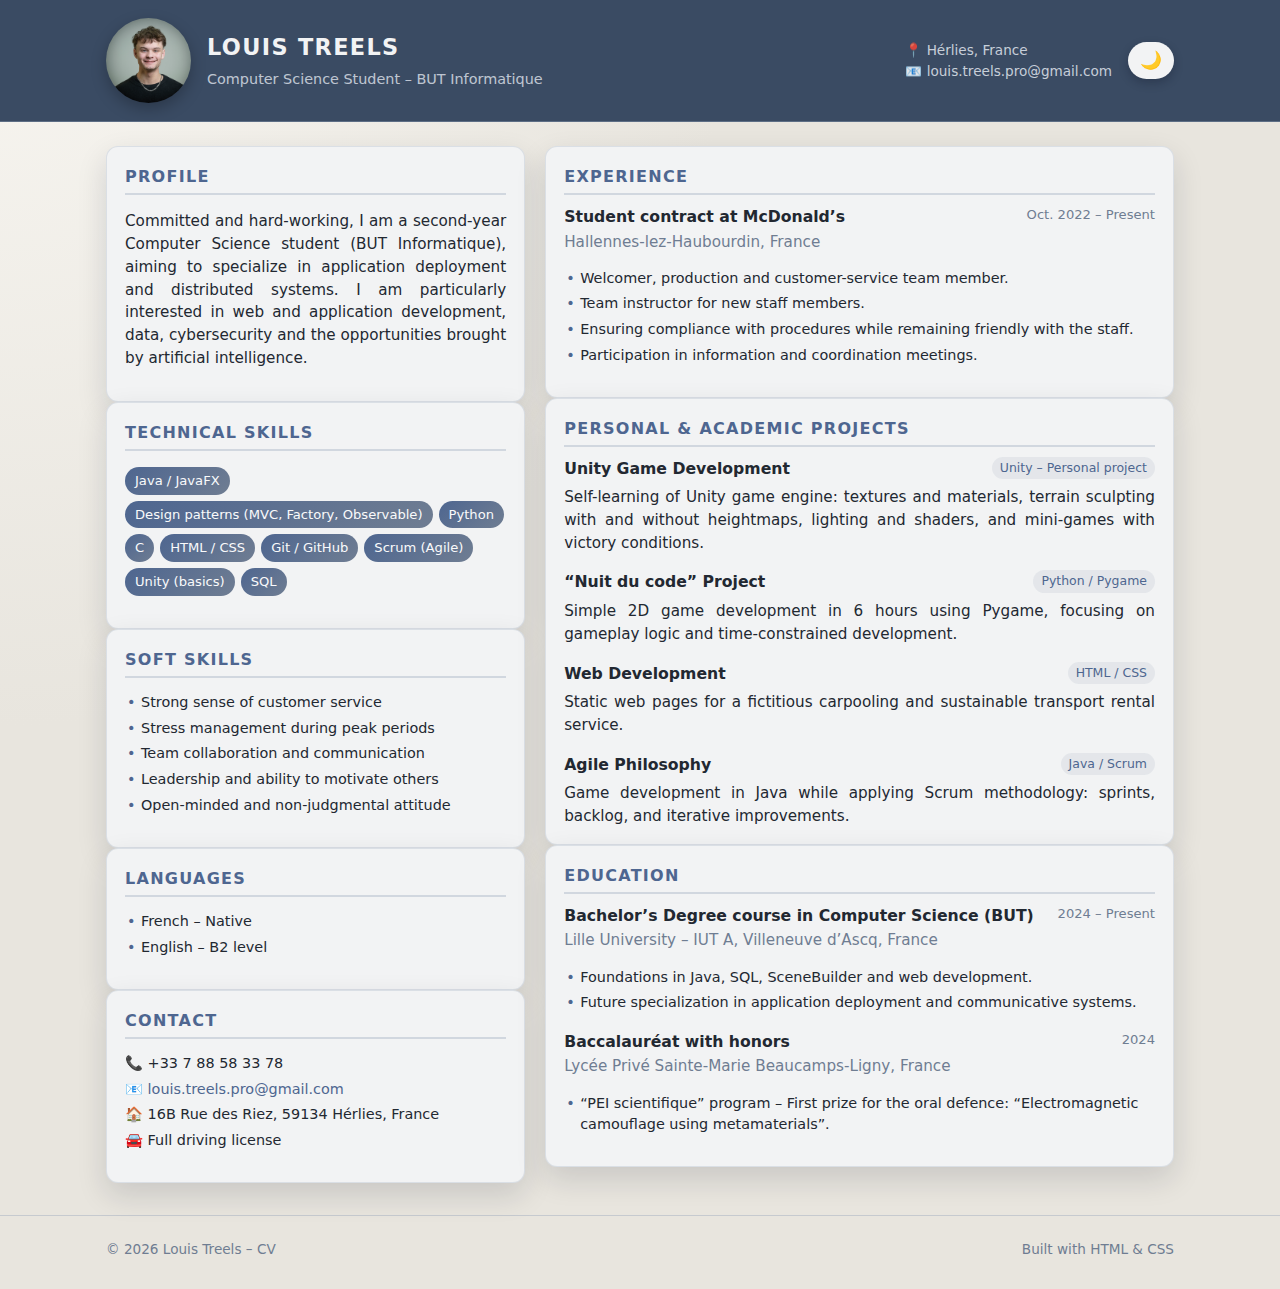
<file: CV numérique/treelslouis-portfolio.html>
<!DOCTYPE html>
<html lang="en">
<head>
    <meta charset="UTF-8">
    <title>Louis Treels - CV</title>
    <meta name="viewport" content="width=device-width, initial-scale=1">
    <link rel="stylesheet" href="style.css">
</head>
<body>
<header class="site-header">
    <div class="header-inner container">
        <div class="profile-block">
            <div class="avatar">
                <img src="img/portrait.jpg" alt="Louis Treels">
            </div>
            <div>
                <h1 class="name">Louis Treels</h1>
                <p class="tagline">Computer Science Student – BUT Informatique</p>
            </div>
        </div>

        <div class="header-actions">
            <div class="contact-mini">
                <span>📍 Hérlies, France</span>
                <span>📧 <a href="mailto:louis.treels.pro@gmail.com">louis.treels.pro@gmail.com</a></span>
            </div>
            <button id="theme-toggle" class="theme-toggle" aria-label="Toggle dark mode">
                🌙
            </button>
        </div>
    </div>
</header>

<main class="container layout">
    <!-- Colonne gauche -->
    <section class="column-left">
        <section class="card">
            <h2>Profile</h2>
            <p>
                Committed and hard-working, I am a second-year Computer Science student (BUT Informatique),
                aiming to specialize in application deployment and distributed systems. I am particularly
                interested in web and application development, data, cybersecurity and the opportunities
                brought by artificial intelligence.
            </p>
        </section>

        <section class="card">
            <h2>Technical Skills</h2>
            <ul class="tag-list">
                <li>Java / JavaFX</li>
                <li>Design patterns (MVC, Factory, Observable)</li>
                <li>Python</li>
                <li>C</li>
                <li>HTML / CSS</li>
                <li>Git / GitHub</li>
                <li>Scrum (Agile)</li>
                <li>Unity (basics)</li>
                <li>SQL</li>
            </ul>
        </section>

        <section class="card">
            <h2>Soft Skills</h2>
            <ul class="bullet-list">
                <li>Strong sense of customer service</li>
                <li>Stress management during peak periods</li>
                <li>Team collaboration and communication</li>
                <li>Leadership and ability to motivate others</li>
                <li>Open-minded and non-judgmental attitude</li>
            </ul>
        </section>

        <section class="card">
            <h2>Languages</h2>
            <ul class="bullet-list">
                <li>French – Native</li>
                <li>English – B2 level</li>
            </ul>
        </section>

        <section class="card">
            <h2>Contact</h2>
            <ul class="contact-list">
                <li>📞 +33 7 88 58 33 78</li>
                <li>📧 <a href="mailto:louis.treels.pro@gmail.com">louis.treels.pro@gmail.com</a></li>
                <li>🏠 16B Rue des Riez, 59134 Hérlies, France</li>
                <li>🚘 Full driving license</li>
            </ul>
        </section>
    </section>

    <!-- Colonne droite -->
    <section class="column-right">
        <section class="card">
            <h2>Experience</h2>
            <article class="item">
                <header class="item-header">
                    <div>
                        <h3>Student contract at McDonald’s</h3>
                        <p class="item-subtitle">Hallennes-lez-Haubourdin, France</p>
                    </div>
                    <span class="item-date">Oct. 2022 – Present</span>
                </header>
                <ul class="bullet-list">
                    <li>Welcomer, production and customer-service team member.</li>
                    <li>Team instructor for new staff members.</li>
                    <li>Ensuring compliance with procedures while remaining friendly with the staff.</li>
                    <li>Participation in information and coordination meetings.</li>
                </ul>
            </article>
        </section>

        <section class="card">
            <h2>Personal & Academic Projects</h2>

            <article class="item">
                <header class="item-header">
                    <h3>Unity Game Development</h3>
                    <span class="item-tag">Unity – Personal project</span>
                </header>
                <p class="item-description">
                    Self-learning of Unity game engine: textures and materials, terrain sculpting with and without heightmaps,
                    lighting and shaders, and mini-games with victory conditions.
                </p>
            </article>

            <article class="item">
                <header class="item-header">
                    <h3>“Nuit du code” Project</h3>
                    <span class="item-tag">Python / Pygame</span>
                </header>
                <p class="item-description">
                    Simple 2D game development in 6 hours using Pygame, focusing on gameplay logic and time-constrained development.
                </p>
            </article>

            <article class="item">
                <header class="item-header">
                    <h3>Web Development</h3>
                    <span class="item-tag">HTML / CSS</span>
                </header>
                <p class="item-description">
                    Static web pages for a fictitious carpooling and sustainable transport rental service.
                </p>
            </article>

            <article class="item">
                <header class="item-header">
                    <h3>Agile Philosophy</h3>
                    <span class="item-tag">Java / Scrum</span>
                </header>
                <p class="item-description">
                    Game development in Java while applying Scrum methodology: sprints, backlog, and iterative improvements.
                </p>
            </article>
        </section>

        <section class="card">
            <h2>Education</h2>

            <article class="item">
                <header class="item-header">
                    <div>
                        <h3>Bachelor’s Degree course in Computer Science (BUT)</h3>
                        <p class="item-subtitle">
                            Lille University – IUT A, Villeneuve d’Ascq, France
                        </p>
                    </div>
                    <span class="item-date">2024 – Present</span>
                </header>
                <ul class="bullet-list">
                    <li>Foundations in Java, SQL, SceneBuilder and web development.</li>
                    <li>Future specialization in application deployment and communicative systems.</li>
                </ul>
            </article>

            <article class="item">
                <header class="item-header">
                    <div>
                        <h3>Baccalauréat with honors</h3>
                        <p class="item-subtitle">
                            Lycée Privé Sainte-Marie Beaucamps-Ligny, France
                        </p>
                    </div>
                    <span class="item-date">2024</span>
                </header>
                <ul class="bullet-list">
                    <li>“PEI scientifique” program – First prize for the oral defence:
                        “Electromagnetic camouflage using metamaterials”.</li>
                </ul>
            </article>
        </section>
    </section>
</main>

<footer class="site-footer">
    <div class="container footer-inner">
        <p>© <span id="year"></span> Louis Treels – CV</p>
        <p>Built with HTML &amp; CSS</p>
    </div>
</footer>

<script>
    // Année automatique
    document.getElementById('year').textContent = new Date().getFullYear();

    // Toggle dark / light mode
    const toggle = document.getElementById('theme-toggle');
    const body = document.body;

    // garder le choix dans le localStorage
    const storedTheme = localStorage.getItem('theme');
    if (storedTheme === 'dark') {
        body.classList.add('dark');
        toggle.textContent = '☀️';
    }

    toggle.addEventListener('click', () => {
        body.classList.toggle('dark');
        const isDark = body.classList.contains('dark');
        toggle.textContent = isDark ? '☀️' : '🌙';
        localStorage.setItem('theme', isDark ? 'dark' : 'light');
    });
</script>
</body>
</html>
</file>
<file: style.css>
/* ---------- Thème : variables ---------- */
:root {
    --bg-color: #E8E5DE;
    --card-bg: #F2F3F4;
    --header-bg: #3A4B63;
    --accent: #4E6690;
    --accent-soft: #6F7D92;

    --text-main: #222831;
    --text-muted: #6F7D92;
    --text-invert: #F2F3F4;

    --radius: 12px;
    --shadow-soft: 0 12px 30px rgba(15, 23, 42, 0.14);
}

/* Mode sombre */
body.dark {
    --bg-color: #0f172a;
    --card-bg: #111827;
    --header-bg: #020617;
    --accent: #60a5fa;
    --accent-soft: #4b5563;

    --text-main: #dbe0eb;
    --text-muted: #9ca3af;
    --text-invert: #f9fafb;

    --shadow-soft: 0 18px 40px rgba(15, 23, 42, 0.8);
}

/* ---------- Reset léger ---------- */
*,
*::before,
*::after {
    box-sizing: border-box;
}

body {
    margin: 0;
    font-family: system-ui, -apple-system, BlinkMacSystemFont, "Segoe UI", sans-serif;
    background: radial-gradient(circle at top left, #f7f5f0 0, var(--bg-color) 40%);
    color: var(--text-main);
    line-height: 1.5;
}

p {
    text-align: justify;
}

/* ---------- Layout global ---------- */
.container {
    width: 100%;
    max-width: 1100px;
    margin: 0 auto;
    padding: 0 16px;
}

/* ---------- Header ---------- */
.site-header {
    background: var(--header-bg);
    color: var(--text-invert);
    border-bottom: 1px solid rgba(148, 163, 184, 0.4);
}

.header-inner {
    display: flex;
    align-items: center;
    justify-content: space-between;
    padding: 18px 16px;
    gap: 16px;
}

.profile-block {
    display: flex;
    align-items: center;
    gap: 16px;
}

.avatar {
    width: 85px;
    height: 85px;
    border-radius: 50%;
    display: flex;
    justify-content: center;
    align-items: center;
    font-weight: 700;
    font-size: 1.3rem;
    color: #111827;
    box-shadow: 0 6px 15px rgba(0, 0, 0, 0.25);
    overflow: hidden;
}

.avatar img {
    width: 100%;
    height: 100%;
    object-fit: cover;
}

.name {
    font-size: 1.4rem;
    letter-spacing: 0.06em;
    text-transform: uppercase;
    margin: 0 0 4px;
}

.tagline {
    margin: 0;
    font-size: 0.9rem;
    color: rgba(226, 232, 240, 0.8);
}

.header-actions {
    display: flex;
    align-items: center;
    gap: 16px;
}

.contact-mini {
    display: flex;
    flex-direction: column;
    font-size: 0.85rem;
    color: rgba(226, 232, 240, 0.85);
}

.contact-mini a {
    color: inherit;
    text-decoration: none;
}

/* Bouton thème */
.theme-toggle {
    border: none;
    background: var(--card-bg);
    color: var(--text-main);
    border-radius: 999px;
    padding: 8px 12px;
    font-size: 1.1rem;
    cursor: pointer;
    box-shadow: 0 4px 10px rgba(15, 23, 42, 0.3);
    transition: transform 0.15s ease, box-shadow 0.15s ease;
}

.theme-toggle:hover {
    transform: translateY(-3px);
    box-shadow: 0 8px 18px rgba(15, 23, 42, 0.45);
}

/* ---------- Layout du contenu ---------- */
.layout {
    display: grid;
    grid-template-columns: minmax(0, 1fr) minmax(0, 1.5fr);
    gap: 20px;
    margin: 24px auto 32px;
}

/* ---------- Cartes ---------- */
.card {
    background: var(--card-bg);
    border-radius: var(--radius);
    padding: 18px 18px 16px;
    box-shadow: var(--shadow-soft);
    border: 1px solid rgba(148, 163, 184, 0.25);
}

.card h2 {
    font-size: 1rem;
    text-transform: uppercase;
    letter-spacing: 0.08em;
    color: var(--accent);
    margin: 0 0 10px;
    padding-bottom: 4px;
    border-bottom: 2px solid rgba(148, 163, 184, 0.35);
}

.card p {
    font-size: 0.95rem;
}

/* ---------- Listes ---------- */
.tag-list {
    list-style: none;
    padding: 0;
    display: flex;
    flex-wrap: wrap;
    gap: 6px;
}

.tag-list li {
    background: linear-gradient(135deg, var(--accent), var(--accent-soft));
    color: #f9fafb;
    padding: 4px 10px;
    border-radius: 999px;
    font-size: 0.82rem;
    white-space: nowrap;
}

.bullet-list {
    list-style: none;
    padding-left: 0;
    font-size: 0.9rem;
}

.bullet-list li {
    position: relative;
    padding-left: 16px;
    margin-top: 4px;
}

.bullet-list li::before {
    content: "•";
    position: absolute;
    left: 2px;
    color: var(--accent);
}

.contact-list {
    list-style: none;
    padding-left: 0;
    font-size: 0.9rem;
}

.contact-list li + li {
    margin-top: 4px;
}

.contact-list a {
    color: var(--accent);
    text-decoration: none;
}

/* ---------- Items (expérience, projets, formation) ---------- */
.item {
    margin-top: 10px;
}

.item + .item {
    margin-top: 16px;
}

.item-header {
    display: flex;
    justify-content: space-between;
    align-items: flex-start;
    gap: 10px;
}

.item-header h3 {
    margin: 0;
    font-size: 0.98rem;
}

.item-subtitle {
    margin: 2px 0 0;
    font-size: 0.85rem;
    color: var(--text-muted);
}

.item-date {
    font-size: 0.82rem;
    color: var(--text-muted);
    white-space: nowrap;
}

.item-tag {
    font-size: 0.78rem;
    color: var(--accent);
    background: rgba(148, 163, 184, 0.15);
    border-radius: 999px;
    padding: 2px 8px;
}

.item-description {
    font-size: 0.9rem;
    margin: 6px 0 0;
}

/* ---------- Footer ---------- */
.site-footer {
    border-top: 1px solid rgba(148, 163, 184, 0.4);
    padding: 10px 0 16px;
    color: var(--text-muted);
    font-size: 0.85rem;
}

.footer-inner {
    display: flex;
    justify-content: space-between;
    align-items: center;
}

/* ---------- Responsive ---------- */
@media (max-width: 900px) {
    .layout {
        grid-template-columns: 1fr;
    }

    .header-inner {
        flex-direction: column;
        align-items: flex-start;
    }

    .header-actions {
        width: 100%;
        justify-content: space-between;
    }
}

@media (max-width: 600px) {
    .card {
        padding: 14px 14px 12px;
    }

    .name {
        font-size: 1.2rem;
    }

    .tagline {
        font-size: 0.85rem;
    }

    .footer-inner {
        flex-direction: column;
        gap: 4px;
        text-align: center;
    }
}






/* ---------- NAVIGATION ---------- */

.site-nav {
    background: var(--card-bg);
    border-bottom: 1px solid rgba(148, 163, 184, 0.35);
    box-shadow: 0 4px 15px rgba(15, 23, 42, 0.08);
}

.nav-inner {
    display: flex;
    justify-content: center;
}

.nav-list {
    list-style: none;
    display: flex;
    gap: 28px;
    padding: 12px 0;
    margin: 0;
}

.nav-list a {
    text-decoration: none;
    font-weight: 500;
    font-size: 0.95rem;
    color: var(--text-main);
    transition: color 0.2s ease, transform 0.15s ease;
}

body.dark .nav-list a {
    color: var(--text-invert);
}

.nav-list a:hover {
    color: var(--accent);
    transform: translateY(-1px);
}

.nav-list a.active {
    color: var(--accent);
    font-weight: 600;
    border-bottom: 2px solid var(--accent);
    padding-bottom: 2px;
}








/* ---------- TIMELINE ---------- */

.timeline {
    position: relative;
    margin: 40px auto;
    padding-left: 20px;
    border-left: 3px solid var(--accent);
}

.timeline-item {
    position: relative;
    margin-bottom: 40px;
    padding-left: 20px;
}

.timeline-item::before {
    content: "";
    position: absolute;
    left: -11px;
    top: 6px;
    width: 16px;
    height: 16px;
    background: var(--accent);
    border-radius: 50%;
    box-shadow: 0 0 0 4px var(--card-bg);
    border: 2px solid var(--accent-soft);
}

.timeline-date {
    font-weight: bold;
    color: var(--accent);
    margin-bottom: 6px;
    font-size: 0.95rem;
}

.timeline-content h3 {
    margin: 0 0 4px;
    font-size: 1rem;
    color: var(--text-main);
}

.timeline-location {
    font-size: 0.9rem;
    color: var(--text-muted);
    margin-bottom: 6px;
}

.timeline-content ul {
    margin: 6px 0 0 18px;
    color: var(--text-main);
    font-size: 0.9rem;
}

.timeline-content p {
    font-size: 0.9rem;
}

/* Mode sombre - Timeline */
body.dark .timeline {
    border-left: 3px solid var(--accent);
}

body.dark .timeline-date {
    color: var(--accent);
}

body.dark .timeline-item::before {
    background: var(--accent);
    border-color: var(--accent-soft);
    box-shadow: 0 0 0 4px var(--card-bg);
}








/* ---------- PROJECTS PAGE ---------- */

.project-section {
    margin-top: 30px;
}

.project-section-title {
    font-size: 1.1rem;
    margin-bottom: 10px;
    color: var(--accent);
    text-transform: uppercase;
    letter-spacing: 0.08em;
}

/* Grid responsive */
.project-grid {
    display: grid;
    grid-template-columns: repeat(auto-fit, minmax(260px, 1fr));
    gap: 18px;
    margin-top: 12px;
}

/* Cards */
.project-card {
    background: var(--card-bg);
    border-radius: var(--radius);
    padding: 16px;
    border: 1px solid rgba(148, 163, 184, 0.3);
    box-shadow: var(--shadow-soft);
    transition: transform 0.15s ease, box-shadow 0.3s ease;
}

.project-card:hover {
    transform: translateY(-4px);
    box-shadow: 0 12px 25px rgba(15, 23, 42, 0.2);
}

/* Header */
.project-header {
    display: flex;
    justify-content: space-between;
    align-items: center;
    margin-bottom: 8px;
}

.project-header h4 {
    margin: 0;
    font-size: 0.95rem;
    color: var(--text-main);
}

/* Tag */
.project-tag {
    font-size: 0.75rem;
    background: rgba(148, 163, 184, 0.2);
    color: var(--accent);
    padding: 2px 8px;
    border-radius: 999px;
}

/* Description */
.project-desc {
    font-size: 0.9rem;
    margin-bottom: 10px;
}

/* Link */
.project-link {
    font-size: 0.85rem;
    color: var(--accent);
    text-decoration: none;
    font-weight: 600;
    transition: color 0.2s ease;
}

.project-link:hover {
    color: var(--text-main);
}

/* Dark mode */
body.dark .project-card {
    border-color: rgba(148, 163, 184, 0.2);
}












/* ---------- EXPERIENCE PAGE ---------- */

.experience-list {
    display: flex;
    flex-direction: column;
    gap: 20px;
    margin-top: 20px;
}

/* Card style */
.experience-card {
    background: var(--card-bg);
    border-radius: var(--radius);
    padding: 20px 18px;
    border: 1px solid rgba(148, 163, 184, 0.3);
    box-shadow: var(--shadow-soft);
    transition: transform 0.15s ease, box-shadow 0.3s ease;
}

.experience-card:hover {
    transform: translateY(-3px);
    box-shadow: 0 10px 25px rgba(15, 23, 42, 0.2);
}

/* Header */
.experience-header {
    display: flex;
    justify-content: space-between;
    align-items: center;
}

.experience-header h3 {
    margin: 0;
    font-size: 1rem;
    color: var(--text-main);
}

.experience-date {
    font-size: 0.85rem;
    color: var(--accent);
    white-space: nowrap;
}

/* Company */
.experience-company {
    margin: 4px 0 10px;
    color: var(--text-muted);
    font-size: 0.9rem;
}

/* Bullet list */
.experience-details {
    margin: 0 0 12px 16px;
    padding: 0;
    color: var(--text-main);
    font-size: 0.92rem;
}

.experience-details li {
    margin-bottom: 4px;
}

/* Skills tags */
.experience-skills {
    display: flex;
    flex-wrap: wrap;
    gap: 8px;
}

.skill-tag {
    padding: 4px 10px;
    background: var(--accent);
    color: #fff;
    border-radius: 999px;
    font-size: 0.75rem;
    font-weight: 600;
    letter-spacing: 0.03em;
}

body.dark .skill-tag {
    background: var(--accent-soft);
}






/* ---------- CONTACTS PAGE ---------- */

.contact-grid {
    display: grid;
    grid-template-columns: repeat(auto-fit, minmax(240px, 1fr));
    gap: 20px;
    margin-top: 20px;
}

.contact-card {
    background: var(--card-bg);
    border-radius: var(--radius);
    padding: 20px 18px;
    text-align: center;
    border: 1px solid rgba(148, 163, 184, 0.3);
    box-shadow: var(--shadow-soft);
    transition: transform 0.2s ease, box-shadow 0.3s ease;
}

.contact-card:hover {
    transform: translateY(-4px);
    box-shadow: 0 12px 25px rgba(15, 23, 42, 0.2);
}

.contact-icon {
    font-size: 2rem;
    margin-bottom: 10px;
}

.contact-card h4 {
    margin: 6px 0;
    font-size: 1rem;
    font-weight: 600;
}

.contact-value {
    font-size: 0.95rem;
    color: var(--accent);
    text-decoration: none;
    word-break: break-word;
}

.contact-value:hover {
    color: var(--text-main);
}

body.dark .contact-card {
    border-color: rgba(148, 163, 184, 0.2);
}








/* ---------- INTERESTS PAGE ---------- */

.interests-grid {
    display: grid;
    grid-template-columns: repeat(auto-fit, minmax(220px, 1fr));
    gap: 18px;
    margin-top: 20px;
}

.interest-card {
    background: var(--card-bg);
    border-radius: var(--radius);
    padding: 20px 16px;
    text-align: center;
    border: 1px solid rgba(148, 163, 184, 0.3);
    box-shadow: var(--shadow-soft);
    transition: transform 0.2s ease, box-shadow 0.3s ease;
}

.interest-card:hover {
    transform: translateY(-4px);
    box-shadow: 0 12px 25px rgba(15, 23, 42, 0.2);
}

.interest-icon {
    font-size: 2.2rem;
    margin-bottom: 10px;
}

.interest-card h4 {
    margin-top: 6px;
    margin-bottom: 6px;
    font-size: 1rem;
}

.interest-card p {
    font-size: 0.9rem;
    color: var(--text-muted);
}

/* Dark mode */
body.dark .interest-card {
    border-color: rgba(148, 163, 184, 0.2);
}

.interests-section {
    width: 100%;
    padding: 40px 0;
}

/* ===== LIGNE ===== */
.interest-row {
    position: relative;
    width: 100%;
    height: 250px;
    margin: 40px 0;
    overflow: hidden;
    border-radius: 12px;
}

/* ===== CARROUSEL EN FOND ===== */
.interest-carousel {
    position: absolute;
    inset: 0;
    overflow: hidden;
    z-index: 1;
}

.carousel-track {
    display: flex;
    width: 300%;
    height: 100%;
    animation: scroll-carousel 18s linear infinite;
}

.carousel-track img {
    width: 100%;
    height: 100%;
    object-fit: cover;
    opacity: 0.85;
}

/* Animation du carrousel */
@keyframes scroll-carousel {
    0% { transform: translateX(0); }
    33% { transform: translateX(-33.33%); }
    66% { transform: translateX(-66.66%); }
    100% { transform: translateX(0); }
}

/* ===== CONTENU PAR-DESSUS ===== */
.interest-content {
    position: absolute;
    top: 50%;
    transform: translateY(-50%);
    width: 40%;
    padding: 20px;
    background: rgba(255, 255, 255, 0.85);
    backdrop-filter: blur(4px);
    border-radius: 10px;
    z-index: 2;
}

.interest-content.left {
    left: 20px;
}

body.dark .interest-content.left {
    background-color: #111827;
}

.interest-content.right {
    right: 20px;
}

body.dark .interest-content.right {
    background-color: #111827;
}

.interest-content h3 {
    margin: 0 0 10px;
    font-size: 22px;
}

.interest-content p {
    margin: 0;
    font-size: 15px;
}

.logo-timeline {
    width: 10%;
}

.contact-grid {
    margin: 120px 0 120px 0;
}

.chart-wrapper {
    position: relative;
    width: 100%;           /* Prend toute la largeur disponible de la colonne */
    max-width: 500px;      /* Ne dépasse jamais 500px pour rester lisible */
    margin: 0 auto;        /* Centre le graphique horizontalement */
    padding: 10px;         /* Un peu d'espace autour */
}

#competences {
    height: 300px;
    display: flex;
    flex-direction: column;
}

#competences h2 {
    text-align: center;
}


#competences {
    width: 100%;
    text-align: center;
    height: auto; 
    /* padding-bottom: 15px;  */
}

#competences h2 {
    margin-bottom: 0;      
    border-bottom: none;   
    padding-bottom: 0;
}

.chart-wrapper {
    position: relative;
    width: 100%;
    max-width: 280px;      
    margin: -30px 0 0 75px;
    display: block;
}

.card {
    margin-top: 10;
    margin-bottom: 10;
}
</file>
<file: CV numérique/style.css>
/* ---------- Thème : variables ---------- */
:root {
    --bg-color: #E8E5DE;
    --card-bg: #F2F3F4;
    --header-bg: #3A4B63;
    --accent: #4E6690;
    --accent-soft: #6F7D92;

    --text-main: #222831;
    --text-muted: #6F7D92;
    --text-invert: #F2F3F4;

    --radius: 12px;
    --shadow-soft: 0 12px 30px rgba(15, 23, 42, 0.14);
}

/* Mode sombre */
body.dark {
    --bg-color: #0f172a;
    --card-bg: #111827;
    --header-bg: #020617;
    --accent: #60a5fa;
    --accent-soft: #4b5563;

    --text-main: #dbe0eb;
    --text-muted: #9ca3af;
    --text-invert: #f9fafb;

    --shadow-soft: 0 18px 40px rgba(15, 23, 42, 0.8);
}

/* ---------- Reset léger ---------- */
*,
*::before,
*::after {
    box-sizing: border-box;
}

body {
    margin: 0;
    font-family: system-ui, -apple-system, BlinkMacSystemFont, "Segoe UI", sans-serif;
    background: radial-gradient(circle at top left, #f7f5f0 0, var(--bg-color) 40%);
    color: var(--text-main);
    line-height: 1.5;
}

p {
    text-align: justify;
}

/* ---------- Layout global ---------- */
.container {
    width: 100%;
    max-width: 1100px;
    margin: 0 auto;
    padding: 0 16px;
}

/* ---------- Header ---------- */
.site-header {
    background: var(--header-bg);
    color: var(--text-invert);
    border-bottom: 1px solid rgba(148, 163, 184, 0.4);
}

.header-inner {
    display: flex;
    align-items: center;
    justify-content: space-between;
    padding: 18px 16px;
    gap: 16px;
}

.profile-block {
    display: flex;
    align-items: center;
    gap: 16px;
}

.avatar {
    width: 85px;
    height: 85px;
    border-radius: 50%;
    display: flex;
    justify-content: center;
    align-items: center;
    font-weight: 700;
    font-size: 1.3rem;
    color: #111827;
    box-shadow: 0 6px 15px rgba(0, 0, 0, 0.25);
    overflow: hidden;
}

.avatar img {
    width: 100%;
    height: 100%;
    object-fit: cover;
}

.name {
    font-size: 1.4rem;
    letter-spacing: 0.06em;
    text-transform: uppercase;
    margin: 0 0 4px;
}

.tagline {
    margin: 0;
    font-size: 0.9rem;
    color: rgba(226, 232, 240, 0.8);
}

.header-actions {
    display: flex;
    align-items: center;
    gap: 16px;
}

.contact-mini {
    display: flex;
    flex-direction: column;
    font-size: 0.85rem;
    color: rgba(226, 232, 240, 0.85);
}

.contact-mini a {
    color: inherit;
    text-decoration: none;
}

/* Bouton thème */
.theme-toggle {
    border: none;
    background: var(--card-bg);
    color: var(--text-main);
    border-radius: 999px;
    padding: 8px 12px;
    font-size: 1.1rem;
    cursor: pointer;
    box-shadow: 0 4px 10px rgba(15, 23, 42, 0.3);
    transition: transform 0.15s ease, box-shadow 0.15s ease;
}

.theme-toggle:hover {
    transform: translateY(-3px);
    box-shadow: 0 8px 18px rgba(15, 23, 42, 0.45);
}

/* ---------- Layout du contenu ---------- */
.layout {
    display: grid;
    grid-template-columns: minmax(0, 1fr) minmax(0, 1.5fr);
    gap: 20px;
    margin: 24px auto 32px;
}

/* ---------- Cartes ---------- */
.card {
    background: var(--card-bg);
    border-radius: var(--radius);
    padding: 18px 18px 16px;
    box-shadow: var(--shadow-soft);
    border: 1px solid rgba(148, 163, 184, 0.25);
}

.card h2 {
    font-size: 1rem;
    text-transform: uppercase;
    letter-spacing: 0.08em;
    color: var(--accent);
    margin: 0 0 10px;
    padding-bottom: 4px;
    border-bottom: 2px solid rgba(148, 163, 184, 0.35);
}

.card p {
    font-size: 0.95rem;
}

/* ---------- Listes ---------- */
.tag-list {
    list-style: none;
    padding: 0;
    display: flex;
    flex-wrap: wrap;
    gap: 6px;
}

.tag-list li {
    background: linear-gradient(135deg, var(--accent), var(--accent-soft));
    color: #f9fafb;
    padding: 4px 10px;
    border-radius: 999px;
    font-size: 0.82rem;
    white-space: nowrap;
}

.bullet-list {
    list-style: none;
    padding-left: 0;
    font-size: 0.9rem;
}

.bullet-list li {
    position: relative;
    padding-left: 16px;
    margin-top: 4px;
}

.bullet-list li::before {
    content: "•";
    position: absolute;
    left: 2px;
    color: var(--accent);
}

.contact-list {
    list-style: none;
    padding-left: 0;
    font-size: 0.9rem;
}

.contact-list li + li {
    margin-top: 4px;
}

.contact-list a {
    color: var(--accent);
    text-decoration: none;
}

/* ---------- Items (expérience, projets, formation) ---------- */
.item {
    margin-top: 10px;
}

.item + .item {
    margin-top: 16px;
}

.item-header {
    display: flex;
    justify-content: space-between;
    align-items: flex-start;
    gap: 10px;
}

.item-header h3 {
    margin: 0;
    font-size: 0.98rem;
}

.item-subtitle {
    margin: 2px 0 0;
    font-size: 0.85rem;
    color: var(--text-muted);
}

.item-date {
    font-size: 0.82rem;
    color: var(--text-muted);
    white-space: nowrap;
}

.item-tag {
    font-size: 0.78rem;
    color: var(--accent);
    background: rgba(148, 163, 184, 0.15);
    border-radius: 999px;
    padding: 2px 8px;
}

.item-description {
    font-size: 0.9rem;
    margin: 6px 0 0;
}

/* ---------- Footer ---------- */
.site-footer {
    border-top: 1px solid rgba(148, 163, 184, 0.4);
    padding: 10px 0 16px;
    color: var(--text-muted);
    font-size: 0.85rem;
}

.footer-inner {
    display: flex;
    justify-content: space-between;
    align-items: center;
}

/* ---------- Responsive ---------- */
@media (max-width: 900px) {
    .layout {
        grid-template-columns: 1fr;
    }

    .header-inner {
        flex-direction: column;
        align-items: flex-start;
    }

    .header-actions {
        width: 100%;
        justify-content: space-between;
    }
}

@media (max-width: 600px) {
    .card {
        padding: 14px 14px 12px;
    }

    .name {
        font-size: 1.2rem;
    }

    .tagline {
        font-size: 0.85rem;
    }

    .footer-inner {
        flex-direction: column;
        gap: 4px;
        text-align: center;
    }
}






/* ---------- NAVIGATION ---------- */

.site-nav {
    background: var(--card-bg);
    border-bottom: 1px solid rgba(148, 163, 184, 0.35);
    box-shadow: 0 4px 15px rgba(15, 23, 42, 0.08);
}

.nav-inner {
    display: flex;
    justify-content: center;
}

.nav-list {
    list-style: none;
    display: flex;
    gap: 28px;
    padding: 12px 0;
    margin: 0;
}

.nav-list a {
    text-decoration: none;
    font-weight: 500;
    font-size: 0.95rem;
    color: var(--text-main);
    transition: color 0.2s ease, transform 0.15s ease;
}

body.dark .nav-list a {
    color: var(--text-invert);
}

.nav-list a:hover {
    color: var(--accent);
    transform: translateY(-1px);
}

.nav-list a.active {
    color: var(--accent);
    font-weight: 600;
    border-bottom: 2px solid var(--accent);
    padding-bottom: 2px;
}








/* ---------- TIMELINE ---------- */

.timeline {
    position: relative;
    margin: 40px auto;
    padding-left: 20px;
    border-left: 3px solid var(--accent);
}

.timeline-item {
    position: relative;
    margin-bottom: 40px;
    padding-left: 20px;
}

.timeline-item::before {
    content: "";
    position: absolute;
    left: -11px;
    top: 6px;
    width: 16px;
    height: 16px;
    background: var(--accent);
    border-radius: 50%;
    box-shadow: 0 0 0 4px var(--card-bg);
    border: 2px solid var(--accent-soft);
}

.timeline-date {
    font-weight: bold;
    color: var(--accent);
    margin-bottom: 6px;
    font-size: 0.95rem;
}

.timeline-content h3 {
    margin: 0 0 4px;
    font-size: 1rem;
    color: var(--text-main);
}

.timeline-location {
    font-size: 0.9rem;
    color: var(--text-muted);
    margin-bottom: 6px;
}

.timeline-content ul {
    margin: 6px 0 0 18px;
    color: var(--text-main);
    font-size: 0.9rem;
}

.timeline-content p {
    font-size: 0.9rem;
}

/* Mode sombre - Timeline */
body.dark .timeline {
    border-left: 3px solid var(--accent);
}

body.dark .timeline-date {
    color: var(--accent);
}

body.dark .timeline-item::before {
    background: var(--accent);
    border-color: var(--accent-soft);
    box-shadow: 0 0 0 4px var(--card-bg);
}








/* ---------- PROJECTS PAGE ---------- */

.project-section {
    margin-top: 30px;
}

.project-section-title {
    font-size: 1.1rem;
    margin-bottom: 10px;
    color: var(--accent);
    text-transform: uppercase;
    letter-spacing: 0.08em;
}

/* Grid responsive */
.project-grid {
    display: grid;
    grid-template-columns: repeat(auto-fit, minmax(260px, 1fr));
    gap: 18px;
    margin-top: 12px;
}

/* Cards */
.project-card {
    background: var(--card-bg);
    border-radius: var(--radius);
    padding: 16px;
    border: 1px solid rgba(148, 163, 184, 0.3);
    box-shadow: var(--shadow-soft);
    transition: transform 0.15s ease, box-shadow 0.3s ease;
}

.project-card:hover {
    transform: translateY(-4px);
    box-shadow: 0 12px 25px rgba(15, 23, 42, 0.2);
}

/* Header */
.project-header {
    display: flex;
    justify-content: space-between;
    align-items: center;
    margin-bottom: 8px;
}

.project-header h4 {
    margin: 0;
    font-size: 0.95rem;
    color: var(--text-main);
}

/* Tag */
.project-tag {
    font-size: 0.75rem;
    background: rgba(148, 163, 184, 0.2);
    color: var(--accent);
    padding: 2px 8px;
    border-radius: 999px;
}

/* Description */
.project-desc {
    font-size: 0.9rem;
    margin-bottom: 10px;
}

/* Link */
.project-link {
    font-size: 0.85rem;
    color: var(--accent);
    text-decoration: none;
    font-weight: 600;
    transition: color 0.2s ease;
}

.project-link:hover {
    color: var(--text-main);
}

/* Dark mode */
body.dark .project-card {
    border-color: rgba(148, 163, 184, 0.2);
}












/* ---------- EXPERIENCE PAGE ---------- */

.experience-list {
    display: flex;
    flex-direction: column;
    gap: 20px;
    margin-top: 20px;
}

/* Card style */
.experience-card {
    background: var(--card-bg);
    border-radius: var(--radius);
    padding: 20px 18px;
    border: 1px solid rgba(148, 163, 184, 0.3);
    box-shadow: var(--shadow-soft);
    transition: transform 0.15s ease, box-shadow 0.3s ease;
}

.experience-card:hover {
    transform: translateY(-3px);
    box-shadow: 0 10px 25px rgba(15, 23, 42, 0.2);
}

/* Header */
.experience-header {
    display: flex;
    justify-content: space-between;
    align-items: center;
}

.experience-header h3 {
    margin: 0;
    font-size: 1rem;
    color: var(--text-main);
}

.experience-date {
    font-size: 0.85rem;
    color: var(--accent);
    white-space: nowrap;
}

/* Company */
.experience-company {
    margin: 4px 0 10px;
    color: var(--text-muted);
    font-size: 0.9rem;
}

/* Bullet list */
.experience-details {
    margin: 0 0 12px 16px;
    padding: 0;
    color: var(--text-main);
    font-size: 0.92rem;
}

.experience-details li {
    margin-bottom: 4px;
}

/* Skills tags */
.experience-skills {
    display: flex;
    flex-wrap: wrap;
    gap: 8px;
}

.skill-tag {
    padding: 4px 10px;
    background: var(--accent);
    color: #fff;
    border-radius: 999px;
    font-size: 0.75rem;
    font-weight: 600;
    letter-spacing: 0.03em;
}

body.dark .skill-tag {
    background: var(--accent-soft);
}






/* ---------- CONTACTS PAGE ---------- */

.contact-grid {
    display: grid;
    grid-template-columns: repeat(auto-fit, minmax(240px, 1fr));
    gap: 20px;
    margin-top: 20px;
}

.contact-card {
    background: var(--card-bg);
    border-radius: var(--radius);
    padding: 20px 18px;
    text-align: center;
    border: 1px solid rgba(148, 163, 184, 0.3);
    box-shadow: var(--shadow-soft);
    transition: transform 0.2s ease, box-shadow 0.3s ease;
}

.contact-card:hover {
    transform: translateY(-4px);
    box-shadow: 0 12px 25px rgba(15, 23, 42, 0.2);
}

.contact-icon {
    font-size: 2rem;
    margin-bottom: 10px;
}

.contact-card h4 {
    margin: 6px 0;
    font-size: 1rem;
    font-weight: 600;
}

.contact-value {
    font-size: 0.95rem;
    color: var(--accent);
    text-decoration: none;
    word-break: break-word;
}

.contact-value:hover {
    color: var(--text-main);
}

body.dark .contact-card {
    border-color: rgba(148, 163, 184, 0.2);
}








/* ---------- INTERESTS PAGE ---------- */

.interests-grid {
    display: grid;
    grid-template-columns: repeat(auto-fit, minmax(220px, 1fr));
    gap: 18px;
    margin-top: 20px;
}

.interest-card {
    background: var(--card-bg);
    border-radius: var(--radius);
    padding: 20px 16px;
    text-align: center;
    border: 1px solid rgba(148, 163, 184, 0.3);
    box-shadow: var(--shadow-soft);
    transition: transform 0.2s ease, box-shadow 0.3s ease;
}

.interest-card:hover {
    transform: translateY(-4px);
    box-shadow: 0 12px 25px rgba(15, 23, 42, 0.2);
}

.interest-icon {
    font-size: 2.2rem;
    margin-bottom: 10px;
}

.interest-card h4 {
    margin-top: 6px;
    margin-bottom: 6px;
    font-size: 1rem;
}

.interest-card p {
    font-size: 0.9rem;
    color: var(--text-muted);
}

/* Dark mode */
body.dark .interest-card {
    border-color: rgba(148, 163, 184, 0.2);
}

.interests-section {
    width: 100%;
    padding: 40px 0;
}

/* ===== LIGNE ===== */
.interest-row {
    position: relative;
    width: 100%;
    height: 250px;
    margin: 40px 0;
    overflow: hidden;
    border-radius: 12px;
}

/* ===== CARROUSEL EN FOND ===== */
.interest-carousel {
    position: absolute;
    inset: 0;
    overflow: hidden;
    z-index: 1;
}

.carousel-track {
    display: flex;
    width: 300%;
    height: 100%;
    animation: scroll-carousel 18s linear infinite;
}

.carousel-track img {
    width: 100%;
    height: 100%;
    object-fit: cover;
    opacity: 0.85;
}

/* Animation du carrousel */
@keyframes scroll-carousel {
    0% { transform: translateX(0); }
    33% { transform: translateX(-33.33%); }
    66% { transform: translateX(-66.66%); }
    100% { transform: translateX(0); }
}

/* ===== CONTENU PAR-DESSUS ===== */
.interest-content {
    position: absolute;
    top: 50%;
    transform: translateY(-50%);
    width: 40%;
    padding: 20px;
    background: rgba(255, 255, 255, 0.85);
    backdrop-filter: blur(4px);
    border-radius: 10px;
    z-index: 2;
}

.interest-content.left {
    left: 20px;
}

body.dark .interest-content.left {
    background-color: #111827;
}

.interest-content.right {
    right: 20px;
}

body.dark .interest-content.right {
    background-color: #111827;
}

.interest-content h3 {
    margin: 0 0 10px;
    font-size: 22px;
}

.interest-content p {
    margin: 0;
    font-size: 15px;
}

.logo-timeline {
    width: 10%;
}

.contact-grid {
    margin: 120px 0 120px 0;
}

.chart-wrapper {
    position: relative;
    width: 100%;           /* Prend toute la largeur disponible de la colonne */
    max-width: 500px;      /* Ne dépasse jamais 500px pour rester lisible */
    margin: 0 auto;        /* Centre le graphique horizontalement */
    padding: 10px;         /* Un peu d'espace autour */
}

#competences {
    height: 300px;
    display: flex;
    flex-direction: column;
}

#competences h2 {
    text-align: center;
}


#competences {
    width: 100%;
    text-align: center;
    height: auto; 
    /* padding-bottom: 15px;  */
}

#competences h2 {
    margin-bottom: 0;      
    border-bottom: none;   
    padding-bottom: 0;
}

.chart-wrapper {
    position: relative;
    width: 100%;
    max-width: 280px;      
    margin: -30px 0 0 75px;
    display: block;
}

.card {
    margin-top: 10;
    margin-bottom: 10;
}
</file>
